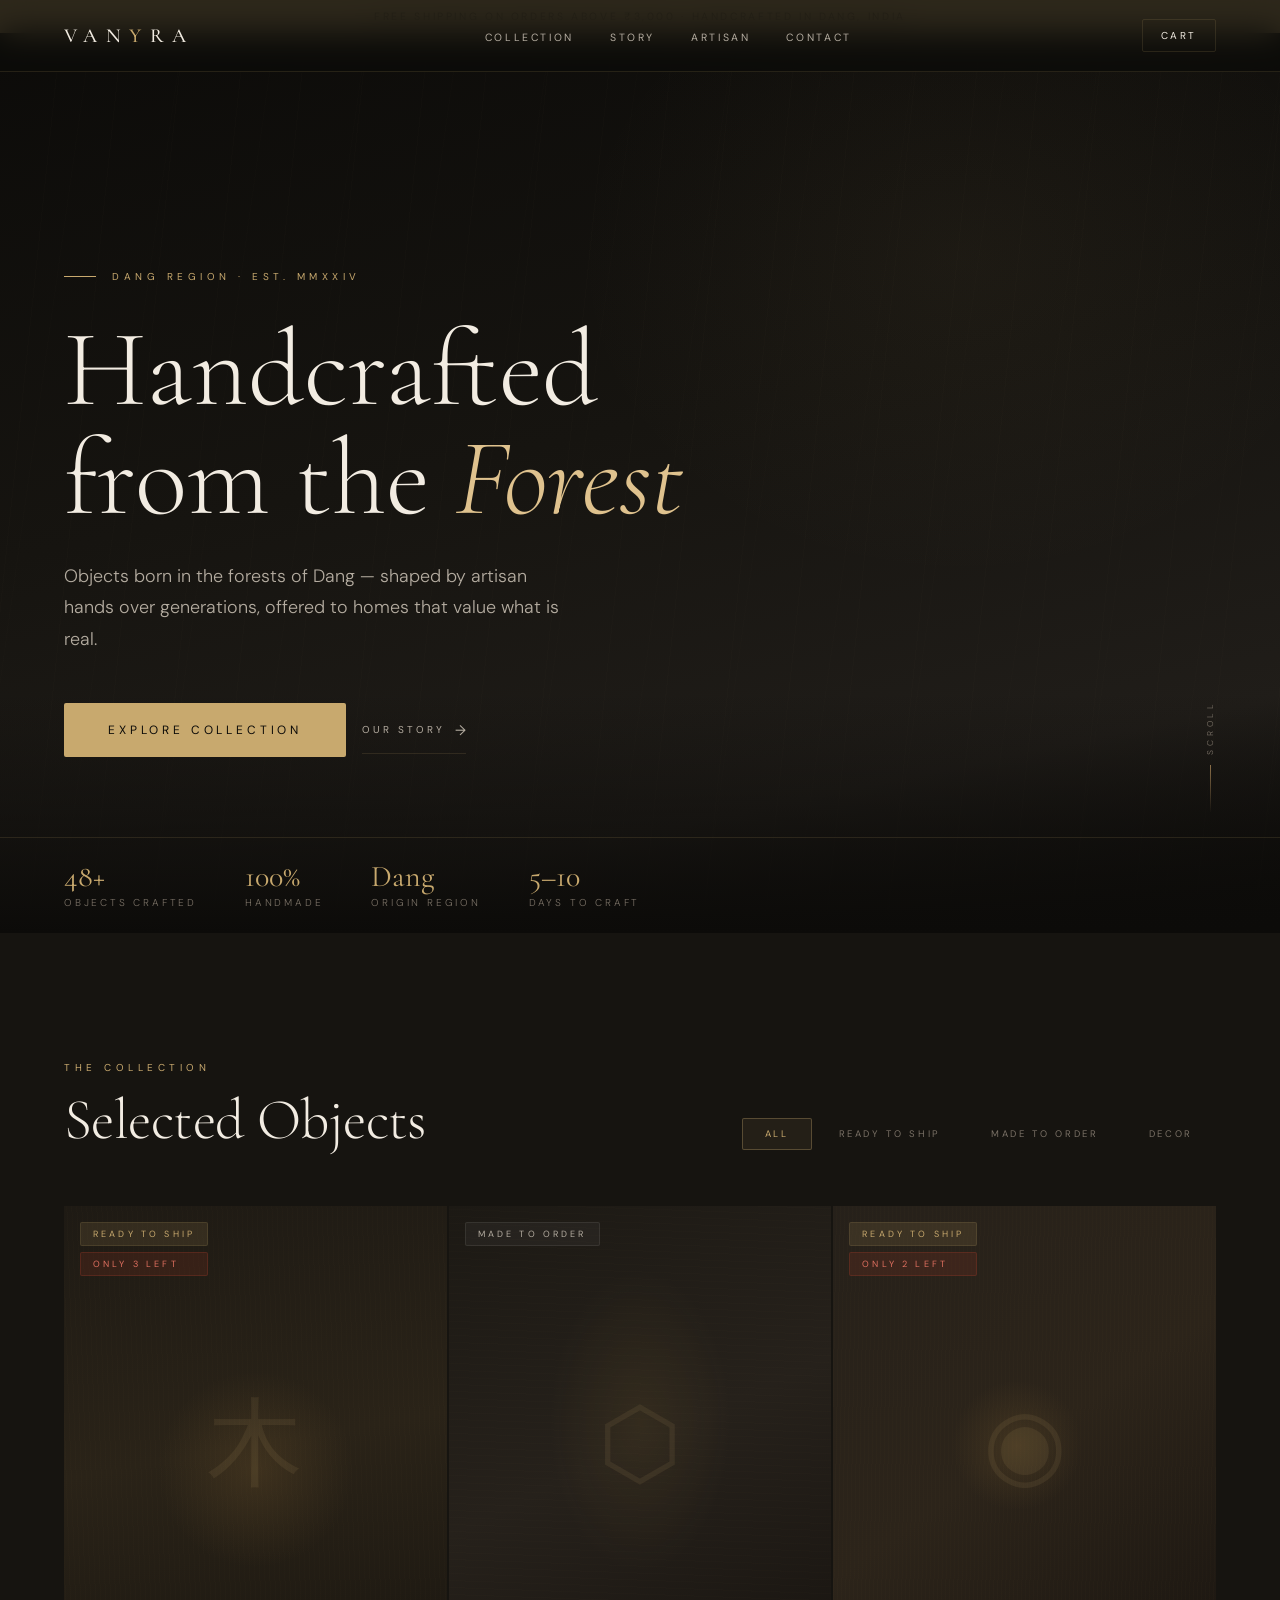
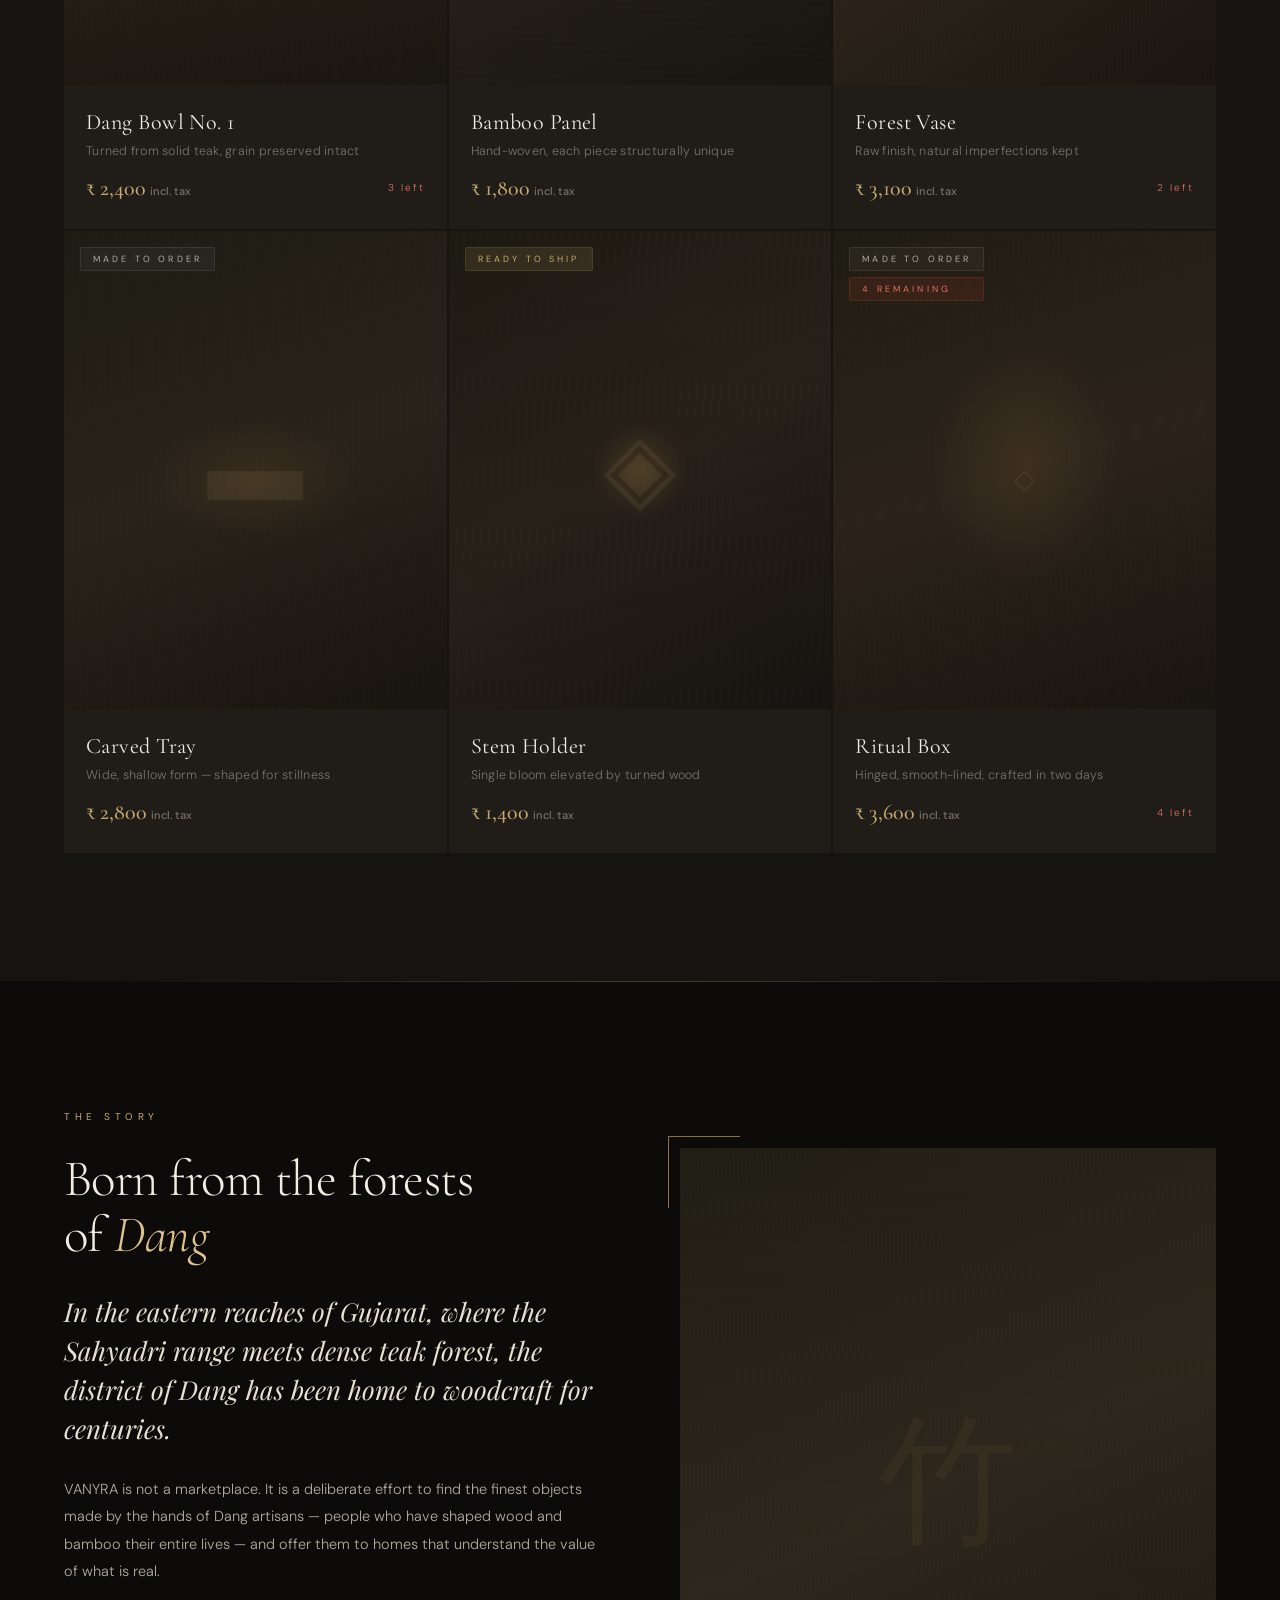
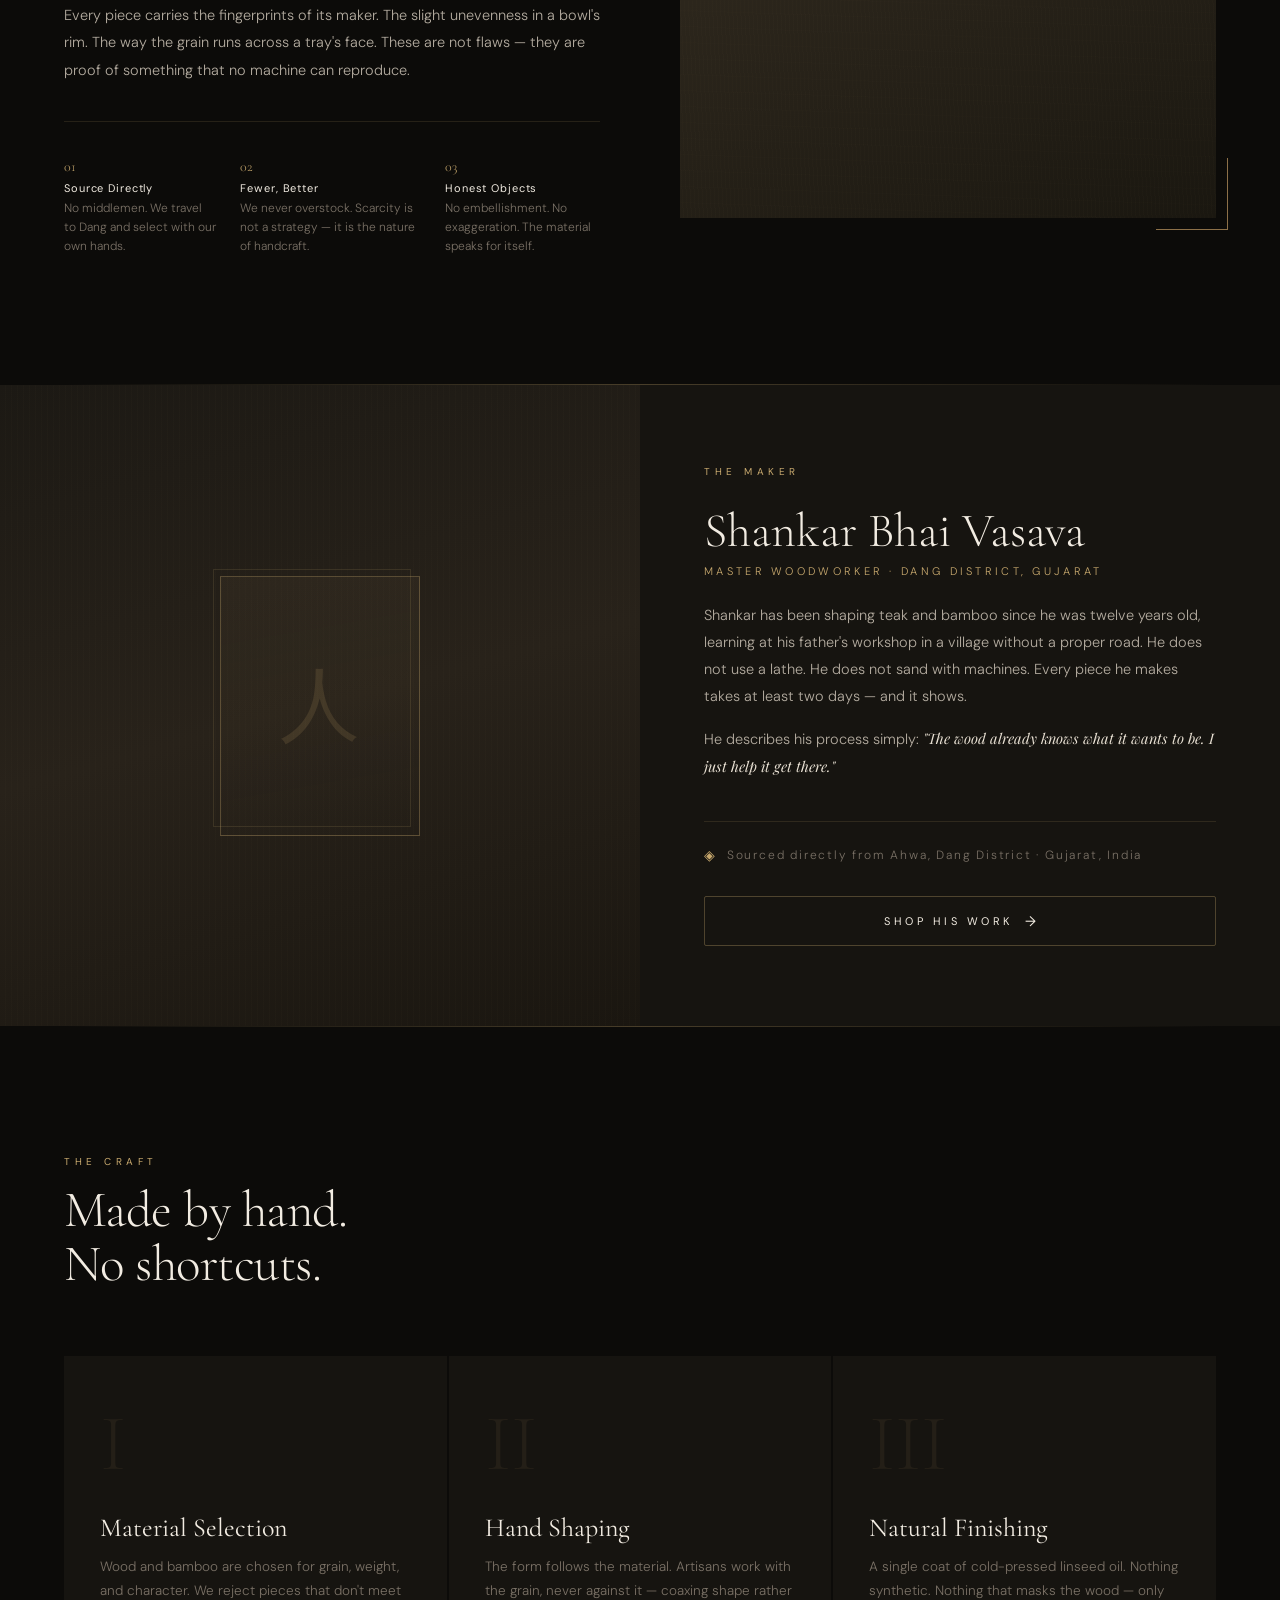
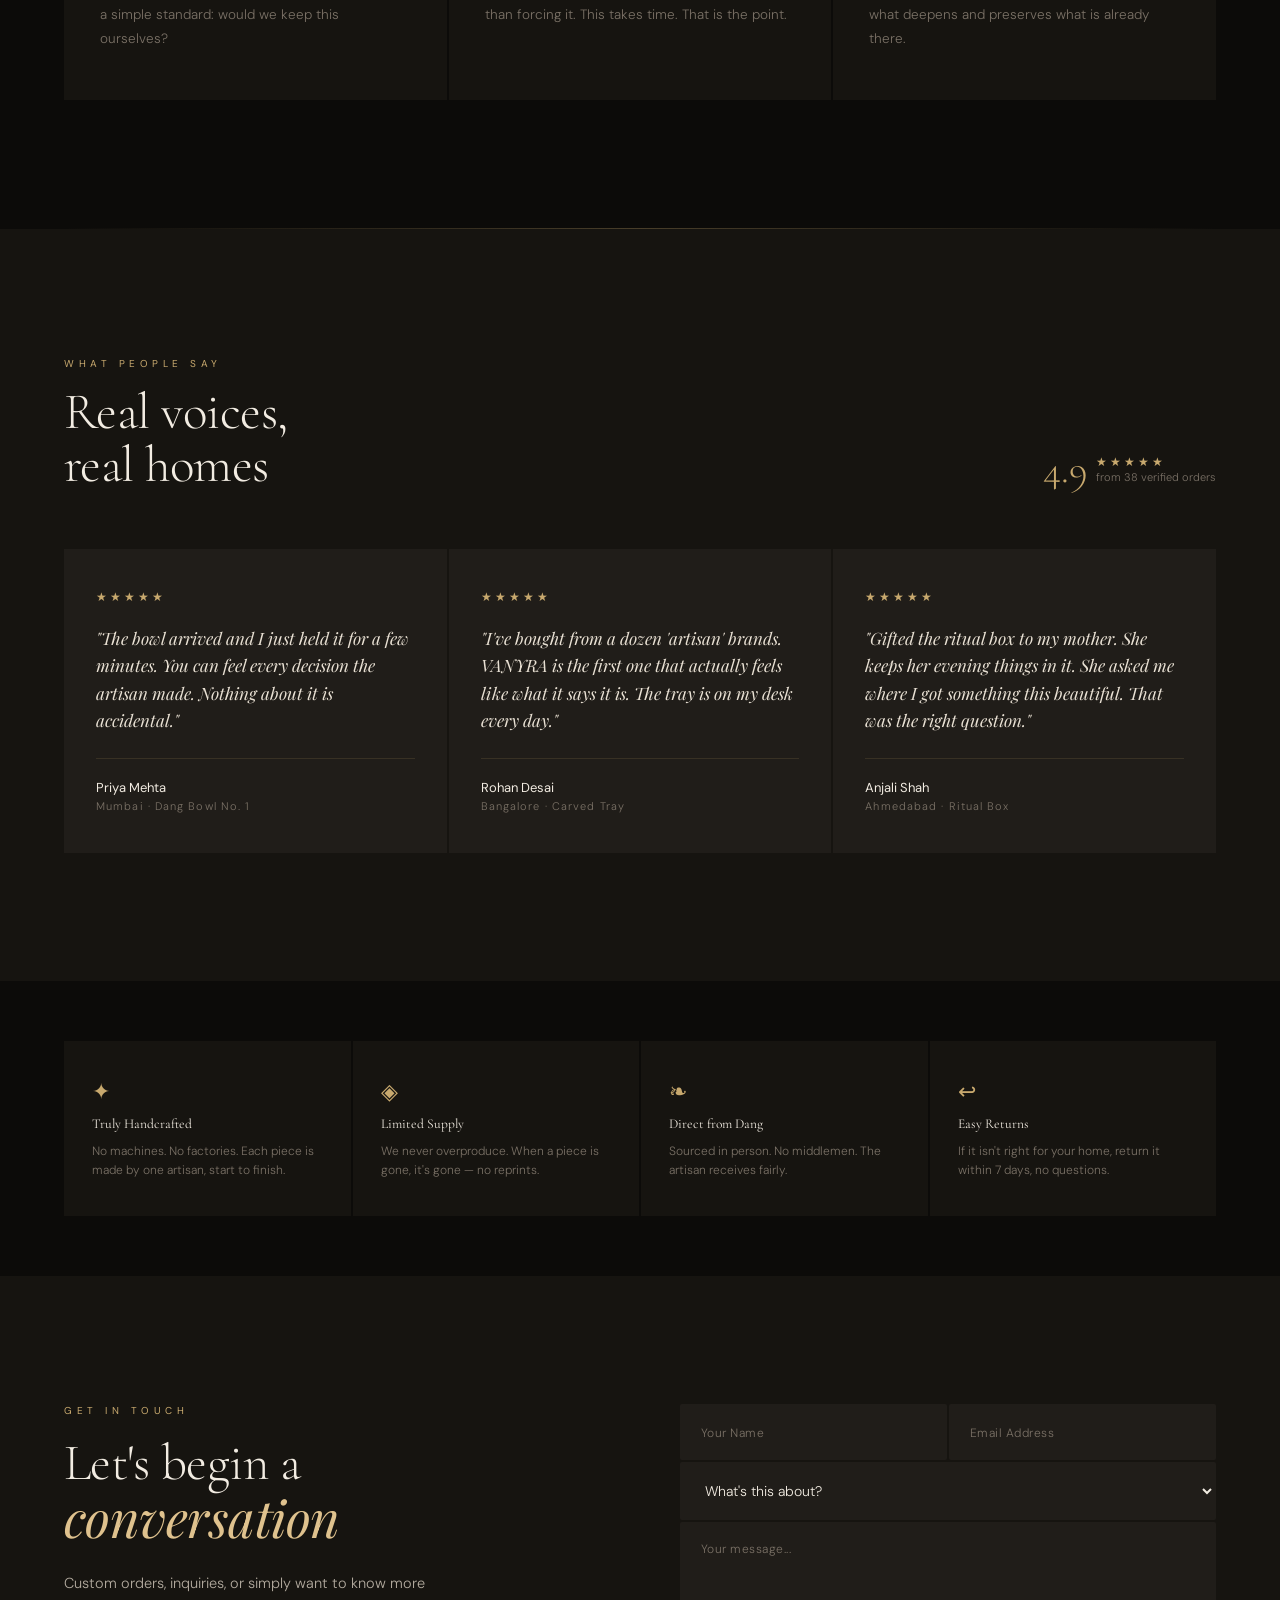
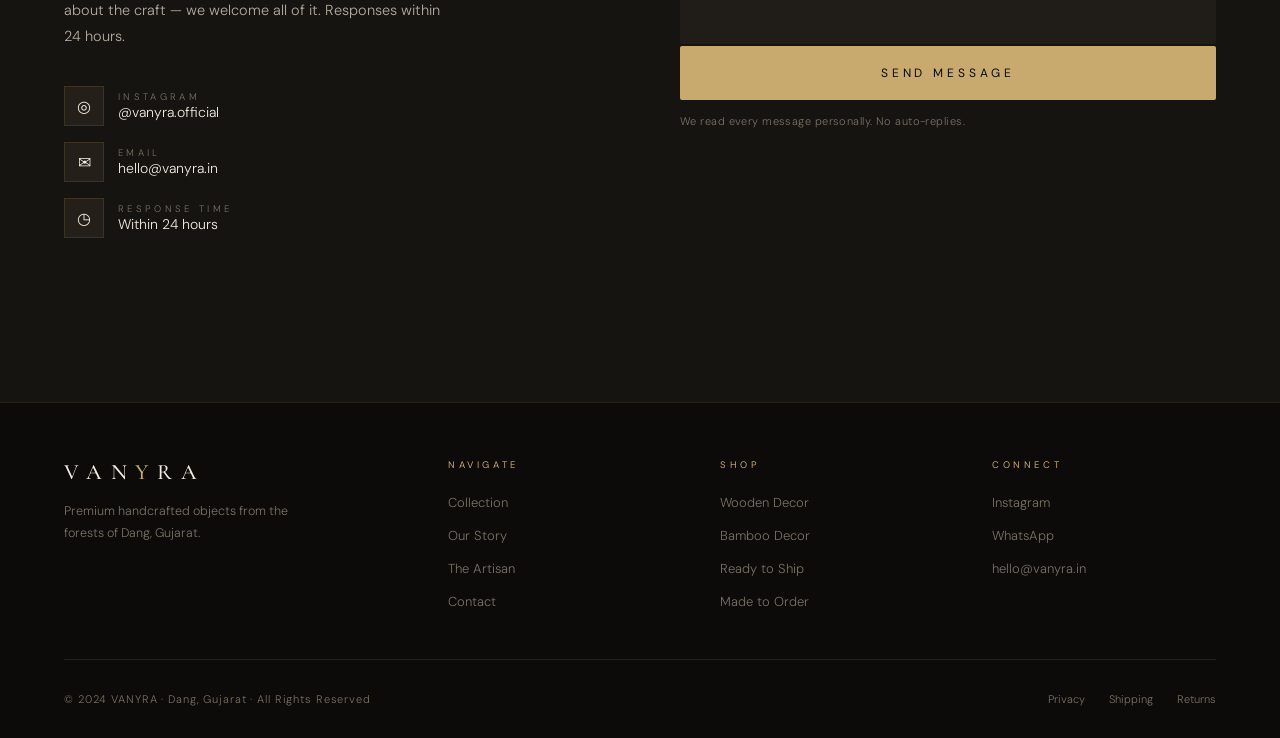
<file: index.html>
<!DOCTYPE html>
<html lang="en">
<head>
<meta charset="UTF-8">
<meta name="viewport" content="width=device-width, initial-scale=1.0">
<meta name="description" content="VANYRA — Premium handcrafted wooden and bamboo decor from the Dang region. Minimal, intentional objects made by artisan hands.">
<meta name="keywords" content="handcrafted decor, wooden decor, bamboo decor, Dang, luxury home, artisan, India">
<meta property="og:title" content="VANYRA — Handcrafted from the Forest">
<meta property="og:description" content="Objects shaped by nature and human hands. Sourced from Dang, presented as luxury.">
<meta property="og:type" content="website">
<title>VANYRA — Handcrafted from the Forest</title>
<link rel="preconnect" href="https://fonts.googleapis.com">
<link rel="preconnect" href="https://fonts.gstatic.com" crossorigin>
<link href="https://fonts.googleapis.com/css2?family=Cormorant+Garamond:ital,wght@0,300;0,400;0,500;0,600;1,300;1,400;1,500&family=DM+Sans:wght@300;400;500&family=Playfair+Display:ital,wght@1,400;1,500&display=swap" rel="stylesheet">
<!-- RAZORPAY CHECKOUT SCRIPT -->
<script src="https://checkout.razorpay.com/v1/checkout.js"></script>
<style>
:root {
  --ink:         #0c0b09;
  --ink-2:       #161410;
  --ink-3:       #201d19;
  --ink-4:       #2c2822;
  --gold:        #c8a96e;
  --gold-hi:     #dfc28e;
  --gold-lo:     #8c7048;
  --gold-ghost:  rgba(200,169,110,.08);
  --cream:       #f2ece2;
  --ivory:       #e8e0d3;
  --fog:         #b4aca0;
  --ash:         #7a7166;
  --border:      rgba(200,169,110,.14);
  --border-hi:   rgba(200,169,110,.32);
  --radius:      2px;
  --ease:        cubic-bezier(.16,1,.3,1);
  --t-fast:      .35s var(--ease);
  --t-med:       .55s var(--ease);
  --t-slow:      .8s  var(--ease);
  --max-w:       1360px;
  --px:          clamp(24px, 5vw, 80px);
}
*,*::before,*::after { margin:0; padding:0; box-sizing:border-box; }
html { scroll-behavior:smooth; font-size:16px; }
body {
  background: var(--ink);
  color: var(--cream);
  font-family: 'DM Sans', sans-serif;
  font-weight: 300;
  -webkit-font-smoothing: antialiased;
  overflow-x: hidden;
}
img { display:block; width:100%; }
button { cursor:pointer; font-family:inherit; }
a { text-decoration:none; color:inherit; }
ul { list-style:none; }
input, textarea { font-family:inherit; }
.t-label {
  font-family: 'DM Sans', sans-serif;
  font-size: 10px;
  font-weight: 400;
  letter-spacing: .45em;
  text-transform: uppercase;
  color: var(--gold);
}
.t-display {
  font-family: 'Cormorant Garamond', serif;
  font-weight: 300;
  line-height: 1.05;
  letter-spacing: -.01em;
}
.t-body {
  font-family: 'DM Sans', sans-serif;
  font-weight: 300;
  line-height: 1.85;
  color: var(--fog);
  font-size: 14.5px;
}
.t-serif-italic {
  font-family: 'Playfair Display', serif;
  font-style: italic;
}
.container {
  max-width: var(--max-w);
  margin: 0 auto;
  padding: 0 var(--px);
}
.section-wrap { padding: clamp(80px,10vw,140px) var(--px); }
.rule {
  height: 1px;
  background: linear-gradient(90deg, transparent, var(--border-hi), transparent);
  margin: 0 var(--px);
}
.reveal {
  opacity: 0;
  transform: translateY(28px);
  transition: opacity .75s var(--ease), transform .75s var(--ease);
}
.reveal.in { opacity:1; transform:translateY(0); }
.reveal-d1 { transition-delay:.1s; }
.reveal-d2 { transition-delay:.2s; }
.reveal-d3 { transition-delay:.3s; }
.reveal-d4 { transition-delay:.4s; }
.reveal-d5 { transition-delay:.5s; }
.btn {
  display: inline-flex;
  align-items: center;
  justify-content: center;
  gap: 12px;
  font-family: 'DM Sans', sans-serif;
  font-size: 11px;
  font-weight: 400;
  letter-spacing: .32em;
  text-transform: uppercase;
  border: none;
  border-radius: var(--radius);
  transition: background var(--t-fast), color var(--t-fast), border-color var(--t-fast), transform var(--t-fast), box-shadow var(--t-fast);
  white-space: nowrap;
  position: relative;
  overflow: hidden;
}
.btn:active { transform: scale(.98); }
.btn-gold {
  background: var(--gold);
  color: var(--ink);
  padding: 16px 36px;
}
.btn-gold::after {
  content: '';
  position: absolute;
  inset: 0;
  background: var(--gold-hi);
  opacity: 0;
  transition: opacity var(--t-fast);
}
.btn-gold:hover::after { opacity: 1; }
.btn-gold span { position: relative; z-index:1; }
.btn-gold-lg {
  padding: 19px 44px;
  font-size: 12px;
}
.btn-outline {
  background: transparent;
  color: var(--cream);
  padding: 15px 32px;
  border: 1px solid var(--border-hi);
}
.btn-outline:hover {
  border-color: var(--gold);
  color: var(--gold);
}
.btn-ghost {
  background: transparent;
  color: var(--fog);
  padding: 14px 0;
  border-bottom: 1px solid var(--border);
  border-radius: 0;
  font-size: 10px;
  letter-spacing: .3em;
  gap: 10px;
}
.btn-ghost:hover { color: var(--cream); border-color: var(--gold-lo); }
.btn-full { width: 100%; }
.btn-arrow::after {
  content: '→';
  font-size: 14px;
  letter-spacing: 0;
  transition: transform var(--t-fast);
}
.btn-arrow:hover::after { transform: translateX(4px); }
.badge {
  display: inline-flex;
  align-items: center;
  gap: 6px;
  padding: 5px 12px;
  font-size: 9px;
  font-weight: 400;
  letter-spacing: .35em;
  text-transform: uppercase;
  border-radius: var(--radius);
}
.badge-ship { background: rgba(200,169,110,.12); color: var(--gold); border: 1px solid var(--border); }
.badge-order { background: rgba(255,255,255,.04); color: var(--fog); border: 1px solid rgba(255,255,255,.08); }
.badge-low {
  background: rgba(180,60,40,.15);
  color: #e07060;
  border: 1px solid rgba(180,60,40,.25);
}
.cart-backdrop {
  position: fixed; inset: 0;
  background: rgba(0,0,0,.6);
  backdrop-filter: blur(4px);
  z-index: 2000;
  opacity: 0;
  pointer-events: none;
  transition: opacity var(--t-med);
}
.cart-backdrop.open { opacity:1; pointer-events:all; }
.cart-sidebar {
  position: fixed;
  top: 0; right: 0; bottom: 0;
  width: min(420px, 92vw);
  background: var(--ink-2);
  border-left: 1px solid var(--border);
  z-index: 2001;
  display: flex;
  flex-direction: column;
  transform: translateX(100%);
  transition: transform var(--t-slow);
}
.cart-sidebar.open { transform: translateX(0); }
.cart-head {
  display: flex;
  justify-content: space-between;
  align-items: center;
  padding: 28px 32px;
  border-bottom: 1px solid var(--border);
}
.cart-head h2 {
  font-family: 'Cormorant Garamond', serif;
  font-weight: 400;
  font-size: 22px;
  letter-spacing: .06em;
}
.cart-close {
  background: none;
  border: none;
  color: var(--fog);
  font-size: 22px;
  line-height: 1;
  transition: color var(--t-fast);
  cursor: pointer;
}
.cart-close:hover { color: var(--cream); }
.cart-items {
  flex: 1;
  overflow-y: auto;
  padding: 24px 32px;
}
.cart-items::-webkit-scrollbar { width: 3px; }
.cart-items::-webkit-scrollbar-thumb { background: var(--border-hi); border-radius: 2px; }
.cart-empty {
  display: flex;
  flex-direction: column;
  align-items: center;
  justify-content: center;
  height: 100%;
  text-align: center;
  gap: 16px;
}
.cart-empty-icon {
  font-family: 'Cormorant Garamond', serif;
  font-size: 64px;
  color: var(--gold-ghost);
  line-height: 1;
}
.cart-empty p {
  font-size: 13px;
  color: var(--ash);
  letter-spacing: .06em;
}
.cart-item {
  display: grid;
  grid-template-columns: 72px 1fr auto;
  gap: 16px;
  align-items: start;
  padding: 20px 0;
  border-bottom: 1px solid var(--border);
}
.cart-item-img {
  width: 72px;
  height: 90px;
  background: var(--ink-3);
  border-radius: var(--radius);
  overflow: hidden;
  display: flex;
  align-items: center;
  justify-content: center;
  flex-shrink: 0;
}
.cart-item-name {
  font-family: 'Cormorant Garamond', serif;
  font-size: 17px;
  font-weight: 400;
  margin-bottom: 6px;
}
.cart-item-price { font-size: 13px; color: var(--gold); margin-bottom: 12px; }
.cart-qty {
  display: flex;
  align-items: center;
  gap: 10px;
}
.cart-qty button {
  width: 26px;
  height: 26px;
  background: var(--ink-3);
  border: 1px solid var(--border);
  border-radius: var(--radius);
  color: var(--cream);
  font-size: 16px;
  line-height: 1;
  display: flex;
  align-items: center;
  justify-content: center;
  transition: border-color var(--t-fast);
}
.cart-qty button:hover { border-color: var(--gold-lo); }
.cart-qty span { font-size: 13px; min-width: 16px; text-align: center; }
.cart-remove {
  background: none;
  border: none;
  color: var(--ash);
  font-size: 18px;
  padding: 4px;
  line-height: 1;
  transition: color var(--t-fast);
  cursor: pointer;
  margin-top: 2px;
}
.cart-remove:hover { color: #e07060; }
.cart-foot {
  padding: 24px 32px 32px;
  border-top: 1px solid var(--border);
}
.cart-subtotal {
  display: flex;
  justify-content: space-between;
  align-items: center;
  margin-bottom: 20px;
}
.cart-subtotal span:first-child { font-size: 11px; letter-spacing: .3em; text-transform: uppercase; color: var(--ash); }
.cart-subtotal span:last-child { font-family: 'Cormorant Garamond', serif; font-size: 24px; color: var(--gold); }
.cart-shipping-note {
  font-size: 11px;
  color: var(--ash);
  letter-spacing: .03em;
  text-align: center;
  margin-top: 12px;
}
.nav-bar {
  position: fixed;
  top: 0; left: 0; right: 0;
  z-index: 900;
  display: flex;
  align-items: center;
  justify-content: space-between;
  padding: 0 var(--px);
  height: 72px;
  background: rgba(12,11,9,.82);
  backdrop-filter: blur(16px);
  -webkit-backdrop-filter: blur(16px);
  border-bottom: 1px solid var(--border);
  transition: background var(--t-med);
}
.nav-logo {
  font-family: 'Cormorant Garamond', serif;
  font-weight: 500;
  font-size: 20px;
  letter-spacing: .42em;
  color: var(--cream);
  text-transform: uppercase;
}
.nav-logo em { color: var(--gold); font-style:normal; }
.nav-links {
  display: flex;
  gap: 36px;
  align-items: center;
}
.nav-links a {
  font-size: 10.5px;
  font-weight: 400;
  letter-spacing: .25em;
  text-transform: uppercase;
  color: var(--fog);
  transition: color var(--t-fast);
  position: relative;
}
.nav-links a::after {
  content: '';
  position: absolute;
  bottom: -4px;
  left: 0;
  width: 0;
  height: 1px;
  background: var(--gold);
  transition: width var(--t-fast);
}
.nav-links a:hover { color: var(--cream); }
.nav-links a:hover::after { width: 100%; }
.nav-right {
  display: flex;
  align-items: center;
  gap: 20px;
}
.cart-btn {
  display: flex;
  align-items: center;
  gap: 8px;
  background: none;
  border: 1px solid var(--border);
  color: var(--cream);
  padding: 9px 18px;
  border-radius: var(--radius);
  font-size: 10px;
  letter-spacing: .25em;
  text-transform: uppercase;
  transition: border-color var(--t-fast), color var(--t-fast);
}
.cart-btn:hover { border-color: var(--gold-lo); color: var(--gold); }
.cart-count {
  background: var(--gold);
  color: var(--ink);
  font-size: 9px;
  font-weight: 500;
  min-width: 18px;
  height: 18px;
  border-radius: 50%;
  display: flex;
  align-items: center;
  justify-content: center;
  display: none;
}
.cart-count.visible { display:flex; }
.hamburger {
  display: none;
  flex-direction: column;
  gap: 5px;
  background: none;
  border: none;
  padding: 4px;
}
.hamburger span {
  display: block;
  height: 1px;
  background: var(--cream);
  transition: width var(--t-fast);
}
.hamburger span:nth-child(1) { width: 24px; }
.hamburger span:nth-child(2) { width: 16px; }
.hamburger span:nth-child(3) { width: 24px; }
.hamburger:hover span { width: 24px; }
.menu-overlay {
  position: fixed;
  inset: 0;
  background: var(--ink);
  z-index: 950;
  display: flex;
  flex-direction: column;
  justify-content: center;
  align-items: center;
  padding: var(--px);
  opacity: 0;
  pointer-events: none;
  transition: opacity .6s var(--ease);
}
.menu-overlay.open { opacity:1; pointer-events:all; }
.menu-close {
  position: absolute;
  top: 24px;
  right: var(--px);
  background: none;
  border: none;
  color: var(--fog);
  font-size: 11px;
  letter-spacing: .3em;
  text-transform: uppercase;
  transition: color var(--t-fast);
}
.menu-close:hover { color: var(--gold); }
.menu-nav-links { text-align: center; }
.menu-nav-links li { overflow: hidden; margin-bottom: 4px; }
.menu-nav-links a {
  display: block;
  font-family: 'Cormorant Garamond', serif;
  font-weight: 300;
  font-size: clamp(44px, 8vw, 80px);
  line-height: 1.15;
  color: var(--cream);
  transform: translateY(100%);
  transition: transform .65s var(--ease), color .35s;
}
.menu-overlay.open .menu-nav-links a { transform: translateY(0); }
.menu-nav-links li:nth-child(1) a { transition-delay:.08s; }
.menu-nav-links li:nth-child(2) a { transition-delay:.15s; }
.menu-nav-links li:nth-child(3) a { transition-delay:.22s; }
.menu-nav-links li:nth-child(4) a { transition-delay:.29s; }
.menu-nav-links li:nth-child(5) a { transition-delay:.36s; }
.menu-nav-links a:hover { color: var(--gold); }
.menu-divider {
  width: 1px;
  height: 0;
  background: var(--border-hi);
  margin: 40px auto;
  transition: height .7s var(--ease) .4s;
}
.menu-overlay.open .menu-divider { height: 64px; }
.menu-sub {
  font-size: 11px;
  letter-spacing: .35em;
  text-transform: uppercase;
  color: var(--ash);
  opacity: 0;
  transition: opacity .5s .55s;
}
.menu-overlay.open .menu-sub { opacity:1; }
.hero {
  min-height: 100svh;
  display: grid;
  grid-template-rows: 1fr auto;
  position: relative;
  overflow: hidden;
  padding-top: 72px;
}
.hero-bg {
  position: absolute;
  inset: 0;
  background:
    radial-gradient(ellipse 55% 65% at 75% 25%, rgba(200,169,110,.05) 0%, transparent 55%),
    linear-gradient(168deg, #0c0b09 0%, #161410 45%, #201d19 80%, #0c0b09 100%);
}
.hero-bg::before {
  content:'';
  position:absolute;
  inset:0;
  background-image:
    repeating-linear-gradient(96deg, transparent, transparent 60px, rgba(200,169,110,.012) 60px, rgba(200,169,110,.012) 61px),
    repeating-linear-gradient(98deg, transparent, transparent 90px, rgba(200,169,110,.008) 90px, rgba(200,169,110,.008) 91px);
}
.hero-bg::after {
  content:'';
  position:absolute;
  bottom:0;
  left:0;
  right:0;
  height:240px;
  background: linear-gradient(to top, var(--ink) 0%, transparent 100%);
}
.hero-body {
  position: relative;
  z-index: 2;
  display: flex;
  flex-direction: column;
  justify-content: flex-end;
  padding: 0 var(--px) 80px;
  max-width: 820px;
}
.hero-kicker {
  display: flex;
  align-items: center;
  gap: 16px;
  margin-bottom: 32px;
  opacity: 0;
  animation: revealUp .9s var(--ease) .3s forwards;
}
.hero-kicker::before {
  content:'';
  width:32px;
  height:1px;
  background: var(--gold);
}
.hero-h1 {
  font-family: 'Cormorant Garamond', serif;
  font-weight: 300;
  font-size: clamp(56px,8.5vw,112px);
  line-height: 1.0;
  color: var(--cream);
  margin-bottom: 28px;
  opacity: 0;
  animation: revealUp 1s var(--ease) .5s forwards;
}
.hero-h1 em {
  font-style: italic;
  color: var(--gold-hi);
}
.hero-p {
  font-size: clamp(15px,1.4vw,18px);
  line-height: 1.75;
  color: var(--fog);
  max-width: 500px;
  margin-bottom: 48px;
  font-weight: 300;
  opacity: 0;
  animation: revealUp .9s var(--ease) .75s forwards;
}
.hero-ctas {
  display: flex;
  flex-wrap: wrap;
  gap: 16px;
  align-items: center;
  opacity: 0;
  animation: revealUp .8s var(--ease) .95s forwards;
}
.hero-social-proof {
  position: relative;
  z-index: 2;
  padding: 24px var(--px);
  border-top: 1px solid var(--border);
  display: flex;
  gap: 48px;
  overflow-x: auto;
}
.hero-social-proof::-webkit-scrollbar { display:none; }
.proof-item { flex-shrink:0; }
.proof-num {
  font-family: 'Cormorant Garamond', serif;
  font-size: 30px;
  font-weight: 400;
  color: var(--gold);
  line-height: 1;
  margin-bottom: 4px;
}
.proof-label {
  font-size: 10px;
  letter-spacing: .28em;
  text-transform: uppercase;
  color: var(--ash);
}
.scroll-hint {
  position: absolute;
  bottom: 120px;
  right: var(--px);
  z-index:3;
  display: flex;
  flex-direction: column;
  align-items: center;
  gap: 10px;
  opacity: 0;
  animation: fadeIn .8s ease 1.6s forwards;
}
.scroll-hint span {
  font-size: 8.5px;
  letter-spacing: .45em;
  text-transform: uppercase;
  color: var(--ash);
  writing-mode: vertical-rl;
  transform: rotate(180deg);
}
.scroll-line {
  width: 1px;
  height: 48px;
  background: linear-gradient(to bottom, var(--gold-lo), transparent);
  animation: scrollAnim 2.2s ease-in-out infinite 2s;
}
@keyframes scrollAnim {
  0%,100%{opacity:.4;transform:scaleY(1);transform-origin:top}
  50%{opacity:1;transform:scaleY(.5);transform-origin:top}
}
@keyframes revealUp {
  to { opacity:1; transform:translateY(0); }
  from { opacity:0; transform:translateY(24px); }
}
@keyframes fadeIn {
  to { opacity:1; }
}
.announce {
  background: var(--gold);
  color: var(--ink);
  text-align: center;
  padding: 10px var(--px);
  font-size: 10.5px;
  font-weight: 400;
  letter-spacing: .25em;
  text-transform: uppercase;
}
.collection-section { background: var(--ink-2); }
.collection-head {
  display: flex;
  justify-content: space-between;
  align-items: flex-end;
  gap: 32px;
  flex-wrap: wrap;
  margin-bottom: 56px;
}
.collection-title {
  font-size: clamp(38px,4.5vw,60px);
  color: var(--cream);
}
.filters {
  display: flex;
  gap: 4px;
  flex-wrap: wrap;
}
.filter-btn {
  padding: 9px 22px;
  background: none;
  border: 1px solid transparent;
  color: var(--ash);
  font-size: 9.5px;
  font-weight: 400;
  letter-spacing: .28em;
  text-transform: uppercase;
  border-radius: var(--radius);
  transition: all var(--t-fast);
}
.filter-btn.active, .filter-btn:hover {
  border-color: var(--border-hi);
  color: var(--gold);
}
.filter-btn.active { background: var(--gold-ghost); }
.products-grid {
  display: grid;
  grid-template-columns: repeat(3, 1fr);
  gap: 2px;
}
@media(max-width:900px) { .products-grid { grid-template-columns: repeat(2, 1fr); } }
@media(max-width:580px) { .products-grid { grid-template-columns: 1fr; } }
.product-card {
  background: var(--ink-3);
  overflow: hidden;
  position: relative;
  transition: background var(--t-fast);
}
.product-card:hover { background: var(--ink-4); }
.product-card[data-hidden] { display:none; }
.prod-img-wrap {
  position: relative;
  aspect-ratio: 4/5;
  overflow: hidden;
  background: var(--ink-4);
}
.prod-img-canvas {
  position: absolute;
  inset: 0;
  display: flex;
  align-items: center;
  justify-content: center;
  transition: transform .7s var(--ease);
}
.product-card:hover .prod-img-canvas { transform: scale(1.04); }
.prod-img-canvas.p1 {
  background:
    radial-gradient(circle 140px at 50% 55%, rgba(160,120,60,.18) 0%, transparent 70%),
    repeating-linear-gradient(88deg,transparent,transparent 4px,rgba(180,140,70,.015) 4px,rgba(180,140,70,.015) 5px),
    linear-gradient(170deg,#1e1a14,#2a2318,#1a1610);
}
.prod-img-canvas.p2 {
  background:
    radial-gradient(ellipse 120px 200px at 50% 45%, rgba(140,110,50,.14) 0%, transparent 75%),
    repeating-linear-gradient(2deg,transparent,transparent 6px,rgba(160,130,60,.012) 6px,rgba(160,130,60,.012) 7px),
    linear-gradient(155deg,#1c1914,#26211b,#181410);
}
.prod-img-canvas.p3 {
  background:
    radial-gradient(circle 100px at 48% 50%, rgba(150,115,55,.2) 0%, transparent 65%),
    repeating-linear-gradient(91deg,transparent,transparent 3px,rgba(170,135,65,.018) 3px,rgba(170,135,65,.018) 4px),
    linear-gradient(145deg,#20191280,#2c241a,#1a1510);
}
.prod-img-canvas.p4 {
  background:
    radial-gradient(ellipse 160px 90px at 50% 52%, rgba(140,105,45,.16) 0%, transparent 70%),
    repeating-linear-gradient(89deg,transparent,transparent 5px,rgba(160,125,55,.013) 5px,rgba(160,125,55,.013) 6px),
    linear-gradient(160deg,#1e1c14,#28221a,#18150e);
}
.prod-img-canvas.p5 {
  background:
    radial-gradient(circle 80px at 50% 50%, rgba(155,120,58,.22) 0%, transparent 60%),
    repeating-linear-gradient(93deg,transparent,transparent 7px,rgba(175,140,65,.014) 7px,rgba(175,140,65,.014) 8px),
    linear-gradient(150deg,#1d1a12,#272019,#161310);
}
.prod-img-canvas.p6 {
  background:
    radial-gradient(ellipse 130px 170px at 50% 48%, rgba(145,110,50,.17) 0%, transparent 72%),
    repeating-linear-gradient(87deg,transparent,transparent 4px,rgba(165,130,60,.016) 4px,rgba(165,130,60,.016) 5px),
    linear-gradient(162deg,#1f1c13,#2b231b,#19150f);
}
.prod-icon {
  font-family: 'Cormorant Garamond', serif;
  font-size: 96px;
  line-height: 1;
  color: rgba(200,169,110,.1);
  user-select: none;
  position: relative;
  z-index: 1;
  transition: color .6s var(--ease), transform .7s var(--ease);
}
.product-card:hover .prod-icon { color: rgba(200,169,110,.18); transform: scale(1.05); }
.prod-badges {
  position: absolute;
  top: 16px;
  left: 16px;
  display: flex;
  flex-direction: column;
  gap: 6px;
  z-index: 2;
}
.prod-wishlist {
  position: absolute;
  top: 14px;
  right: 14px;
  z-index: 2;
  background: rgba(12,11,9,.55);
  border: 1px solid var(--border);
  border-radius: 50%;
  width: 36px;
  height: 36px;
  display: flex;
  align-items: center;
  justify-content: center;
  font-size: 15px;
  color: var(--fog);
  backdrop-filter: blur(6px);
  transition: all var(--t-fast);
  opacity: 0;
  transform: translateY(-4px);
}
.product-card:hover .prod-wishlist { opacity:1; transform:translateY(0); }
.prod-wishlist:hover { border-color: var(--gold); color: var(--gold); }
.prod-quick {
  position: absolute;
  bottom: 0;
  left: 0; right: 0;
  padding: 14px;
  background: linear-gradient(to top, rgba(12,11,9,.95), rgba(12,11,9,.65), transparent);
  transform: translateY(100%);
  transition: transform var(--t-med);
  z-index: 3;
}
.product-card:hover .prod-quick { transform: translateY(0); }
.prod-info {
  padding: 24px 22px 28px;
}
.prod-name {
  font-family: 'Cormorant Garamond', serif;
  font-size: 22px;
  font-weight: 400;
  color: var(--cream);
  margin-bottom: 6px;
  letter-spacing: .02em;
}
.prod-desc {
  font-size: 12.5px;
  color: var(--ash);
  margin-bottom: 14px;
  letter-spacing: .02em;
  line-height: 1.6;
}
.prod-footer {
  display: flex;
  justify-content: space-between;
  align-items: center;
}
.prod-price {
  font-family: 'Cormorant Garamond', serif;
  font-size: 22px;
  font-weight: 500;
  color: var(--gold);
}
.prod-price small {
  font-size: 11px;
  color: var(--ash);
  font-family: 'DM Sans', sans-serif;
  margin-left: 4px;
}
.prod-stock {
  font-size: 10px;
  letter-spacing: .2em;
  color: #e07060;
}
.modal-backdrop {
  position: fixed;
  inset:0;
  background: rgba(0,0,0,.72);
  backdrop-filter: blur(6px);
  z-index: 3000;
  opacity:0;
  pointer-events:none;
  transition: opacity var(--t-med);
  display: flex;
  align-items: center;
  justify-content: center;
  padding: var(--px);
}
.modal-backdrop.open { opacity:1; pointer-events:all; }
.modal-box {
  background: var(--ink-2);
  border: 1px solid var(--border);
  border-radius: 4px;
  width: 100%;
  max-width: 960px;
  max-height: 90svh;
  overflow-y: auto;
  display: grid;
  grid-template-columns: 1fr 1fr;
  transform: scale(.96) translateY(12px);
  transition: transform var(--t-med);
}
.modal-backdrop.open .modal-box { transform:scale(1) translateY(0); }
.modal-box::-webkit-scrollbar { width:3px; }
.modal-box::-webkit-scrollbar-thumb { background: var(--border); border-radius:2px; }
@media(max-width:720px) { .modal-box { grid-template-columns:1fr; } }
.modal-gallery {
  position: relative;
  background: var(--ink-4);
  display: flex;
  flex-direction: column;
}
.modal-main-img {
  aspect-ratio: 1;
  display: flex;
  align-items: center;
  justify-content: center;
  flex: 1;
  font-family: 'Cormorant Garamond', serif;
  font-size: 160px;
  color: rgba(200,169,110,.1);
  background: var(--ink-3);
  position: relative;
  overflow: hidden;
}
.modal-thumbs {
  display: flex;
  gap: 4px;
  padding: 8px;
  background: var(--ink-4);
}
.modal-thumb {
  width: 60px;
  height: 60px;
  background: var(--ink-3);
  border: 1px solid transparent;
  border-radius: var(--radius);
  cursor: pointer;
  display: flex;
  align-items: center;
  justify-content: center;
  font-size: 20px;
  color: rgba(200,169,110,.3);
  font-family: 'Cormorant Garamond', serif;
  transition: border-color var(--t-fast);
  overflow: hidden;
}
.modal-thumb.active, .modal-thumb:hover { border-color: var(--gold); }
.modal-close {
  position: absolute;
  top: 16px;
  right: 16px;
  z-index: 4;
  background: rgba(12,11,9,.7);
  border: 1px solid var(--border);
  color: var(--fog);
  width: 36px;
  height: 36px;
  border-radius: 50%;
  display: flex;
  align-items: center;
  justify-content: center;
  font-size: 18px;
  line-height: 1;
  transition: all var(--t-fast);
  cursor: pointer;
}
.modal-close:hover { color: var(--cream); border-color: var(--gold-lo); }
.modal-content {
  padding: 40px 36px;
  overflow-y: auto;
  display: flex;
  flex-direction: column;
}
.modal-content::-webkit-scrollbar { width: 3px; }
.modal-content::-webkit-scrollbar-thumb { background: var(--border); }
.modal-kicker { margin-bottom: 12px; }
.modal-name {
  font-family: 'Cormorant Garamond', serif;
  font-size: 36px;
  font-weight: 400;
  color: var(--cream);
  line-height: 1.1;
  margin-bottom: 8px;
}
.modal-tagline {
  font-size: 13px;
  color: var(--ash);
  font-style: italic;
  margin-bottom: 20px;
}
.modal-price {
  font-family: 'Cormorant Garamond', serif;
  font-size: 32px;
  color: var(--gold);
  margin-bottom: 8px;
}
.modal-availability {
  font-size: 11px;
  color: #e07060;
  letter-spacing: .2em;
  margin-bottom: 28px;
}
.modal-divider {
  height: 1px;
  background: var(--border);
  margin: 24px 0;
}
.modal-story {
  font-size: 14px;
  line-height: 1.85;
  color: var(--fog);
  margin-bottom: 24px;
}
.modal-specs {
  display: grid;
  grid-template-columns: 1fr 1fr;
  gap: 12px 24px;
  margin-bottom: 28px;
}
.spec-label {
  font-size: 9.5px;
  letter-spacing: .35em;
  text-transform: uppercase;
  color: var(--ash);
  margin-bottom: 4px;
}
.spec-val {
  font-size: 13.5px;
  color: var(--cream);
  font-family: 'Cormorant Garamond', serif;
  font-size: 17px;
}
.modal-delivery {
  background: var(--gold-ghost);
  border: 1px solid var(--border);
  border-radius: var(--radius);
  padding: 16px 20px;
  margin-bottom: 24px;
  display: flex;
  gap: 14px;
  align-items: flex-start;
}
.modal-delivery-icon { font-size: 20px; margin-top: 1px; }
.modal-delivery-title { font-size: 12px; font-weight: 400; color: var(--cream); margin-bottom: 3px; }
.modal-delivery-body { font-size: 11.5px; color: var(--fog); line-height: 1.6; }
.modal-ctas {
  display: flex;
  flex-direction: column;
  gap: 10px;
  margin-top: auto;
  padding-top: 24px;
}
.story-section {
  background: var(--ink);
  display: grid;
  grid-template-columns: 1fr 1fr;
  gap: 80px;
  align-items: center;
}
@media(max-width:900px){ .story-section { grid-template-columns:1fr; } }
.story-visual {
  position: relative;
  order: 2;
}
@media(max-width:900px){ .story-visual { order:1; } }
.story-img-frame {
  position: relative;
  aspect-ratio: 4/5;
  background: var(--ink-3);
  overflow: hidden;
}
.story-img-inner {
  position: absolute;
  inset: 0;
  display: flex;
  align-items: center;
  justify-content: center;
  background:
    repeating-linear-gradient(87deg,transparent,transparent 3px,rgba(200,169,110,.014) 3px,rgba(200,169,110,.014) 4px),
    repeating-linear-gradient(2deg,transparent,transparent 15px,rgba(200,169,110,.008) 15px,rgba(200,169,110,.008) 16px),
    linear-gradient(155deg,#201d14,#2c261c,#1a1710);
  font-family: 'Cormorant Garamond', serif;
  font-size: 140px;
  color: rgba(200,169,110,.06);
}
.story-corner {
  position: absolute;
  width: 72px;
  height: 72px;
  border-color: var(--gold-lo);
  border-style: solid;
}
.story-corner-tl { top: -12px; left: -12px; border-width: 1px 0 0 1px; }
.story-corner-br { bottom: -12px; right: -12px; border-width: 0 1px 1px 0; }
.story-text { order:1; }
@media(max-width:900px){ .story-text { order:2; } }
.story-kicker { margin-bottom: 28px; }
.story-h2 {
  font-size: clamp(36px,4vw,54px);
  color: var(--cream);
  margin-bottom: 28px;
  line-height: 1.1;
}
.story-lead {
  font-family: 'Playfair Display', serif;
  font-style: italic;
  font-size: clamp(20px,2.2vw,26px);
  color: var(--ivory);
  line-height: 1.5;
  margin-bottom: 28px;
}
.story-body {
  font-size: 14.5px;
  line-height: 1.9;
  color: var(--fog);
  margin-bottom: 16px;
}
.story-pillars {
  display: flex;
  gap: 24px;
  margin-top: 36px;
  padding-top: 36px;
  border-top: 1px solid var(--border);
}
.pillar-num {
  font-family: 'Cormorant Garamond', serif;
  font-size: 14px;
  color: var(--gold);
  margin-bottom: 6px;
}
.pillar-label {
  font-size: 11px;
  font-weight: 400;
  color: var(--cream);
  letter-spacing: .08em;
  margin-bottom: 4px;
}
.pillar-body { font-size: 12px; color: var(--ash); line-height: 1.6; }
.artisan-section {
  background: var(--ink-2);
  display: grid;
  grid-template-columns: 1fr 1fr;
  gap: 0;
  min-height: 560px;
}
@media(max-width:900px){ .artisan-section { grid-template-columns:1fr; } }
.artisan-visual {
  background:
    repeating-linear-gradient(90deg,transparent,transparent 5px,rgba(200,169,110,.014) 5px,rgba(200,169,110,.014) 6px),
    linear-gradient(165deg,#1c1914,#28221a,#1a1610);
  display: flex;
  align-items: center;
  justify-content: center;
  min-height: 400px;
}
.artisan-portrait {
  width: 200px;
  height: 260px;
  background: linear-gradient(170deg, rgba(200,169,110,.06) 0%, transparent 100%);
  border: 1px solid var(--border-hi);
  display: flex;
  align-items: center;
  justify-content: center;
  font-family: 'Cormorant Garamond', serif;
  font-size: 80px;
  color: rgba(200,169,110,.15);
  position: relative;
}
.artisan-portrait::before {
  content: '';
  position: absolute;
  top: -8px;
  left: -8px;
  right: 8px;
  bottom: 8px;
  border: 1px solid var(--border);
  z-index: -1;
}
.artisan-text {
  padding: 80px clamp(32px,5vw,80px);
  display: flex;
  flex-direction: column;
  justify-content: center;
}
.artisan-kicker { margin-bottom: 24px; }
.artisan-name {
  font-family: 'Cormorant Garamond', serif;
  font-size: clamp(32px,4vw,48px);
  font-weight: 300;
  color: var(--cream);
  margin-bottom: 4px;
}
.artisan-title { font-size: 11px; letter-spacing:.3em; text-transform:uppercase; color:var(--gold); margin-bottom:24px; }
.artisan-bio { font-size:14.5px; line-height:1.85; color:var(--fog); margin-bottom:16px; }
.artisan-origin {
  display: flex;
  align-items: center;
  gap: 10px;
  margin-top: 24px;
  padding-top: 24px;
  border-top: 1px solid var(--border);
  font-size: 12px;
  letter-spacing: .15em;
  color: var(--ash);
}
.artisan-origin::before { content: '◈'; color: var(--gold); font-size: 14px; }
.process-section { background: var(--ink); }
.process-h2 {
  font-size: clamp(36px,4vw,56px);
  color: var(--cream);
  margin-bottom: 64px;
  max-width: 600px;
}
.process-track {
  display: grid;
  grid-template-columns: repeat(3,1fr);
  gap: 2px;
}
@media(max-width:720px){ .process-track { grid-template-columns:1fr; } }
.process-card {
  background: var(--ink-2);
  padding: 48px 36px;
  position: relative;
  overflow: hidden;
  transition: background var(--t-fast);
}
.process-card::after {
  content: '';
  position: absolute;
  top: 0; left: 0; right: 0;
  height: 2px;
  background: var(--gold);
  transform: scaleX(0);
  transform-origin: left;
  transition: transform var(--t-med);
}
.process-card:hover { background: var(--ink-3); }
.process-card:hover::after { transform: scaleX(1); }
.process-step-num {
  font-family: 'Cormorant Garamond', serif;
  font-size: 80px;
  font-weight: 300;
  color: rgba(200,169,110,.08);
  line-height: 1;
  margin-bottom: 28px;
  transition: color var(--t-med);
}
.process-card:hover .process-step-num { color: rgba(200,169,110,.16); }
.process-step-title {
  font-family: 'Cormorant Garamond', serif;
  font-size: 26px;
  font-weight: 400;
  color: var(--cream);
  margin-bottom: 12px;
}
.process-step-body { font-size: 13.5px; line-height: 1.8; color: var(--ash); }
.testimonials-section { background: var(--ink-2); }
.testimonials-h2 {
  font-size: clamp(34px,4vw,52px);
  color: var(--cream);
  margin-bottom: 56px;
}
.testimonials-grid {
  display: grid;
  grid-template-columns: repeat(3,1fr);
  gap: 2px;
}
@media(max-width:900px){ .testimonials-grid { grid-template-columns:1fr 1fr; } }
@media(max-width:580px){ .testimonials-grid { grid-template-columns:1fr; } }
.testimonial-card {
  background: var(--ink-3);
  padding: 40px 32px;
  display: flex;
  flex-direction: column;
}
.testimonial-stars { color: var(--gold); font-size: 12px; letter-spacing: 3px; margin-bottom: 20px; }
.testimonial-quote {
  font-family: 'Playfair Display', serif;
  font-style: italic;
  font-size: 17px;
  line-height: 1.6;
  color: var(--ivory);
  margin-bottom: 24px;
  flex:1;
}
.testimonial-author { border-top: 1px solid var(--border); padding-top: 20px; }
.testimonial-name { font-size: 13px; font-weight: 400; color: var(--cream); margin-bottom: 3px; }
.testimonial-loc { font-size: 11px; color: var(--ash); letter-spacing:.1em; }
.trust-bar {
  background: var(--ink);
  padding: 60px var(--px);
  display: grid;
  grid-template-columns: repeat(4,1fr);
  gap: 2px;
}
@media(max-width:900px){ .trust-bar { grid-template-columns:repeat(2,1fr); } }
@media(max-width:480px){ .trust-bar { grid-template-columns:1fr; } }
.trust-item {
  background: var(--ink-2);
  padding: 36px 28px;
  display: flex;
  flex-direction: column;
  align-items: flex-start;
  gap: 10px;
}
.trust-icon { font-size: 22px; color: var(--gold); }
.trust-label { font-size: 13.5px; font-weight: 400; color: var(--cream); font-family: 'Cormorant Garamond', serif; }
.trust-desc { font-size: 12px; color: var(--ash); line-height: 1.6; }
.contact-section {
  background: var(--ink-2);
  display: grid;
  grid-template-columns: 1fr 1fr;
  gap: 80px;
}
@media(max-width:900px){ .contact-section { grid-template-columns:1fr; gap:56px; } }
.contact-h2 { font-size: clamp(36px,4vw,54px); color: var(--cream); margin-bottom: 20px; }
.contact-p { font-size:14.5px; line-height:1.85; color:var(--fog); margin-bottom:36px; max-width:380px; }
.contact-meta { display: flex; flex-direction: column; gap: 16px; margin-bottom: 36px; }
.contact-meta-item { display: flex; align-items: center; gap: 14px; }
.contact-meta-icon {
  width: 40px; height: 40px;
  background: var(--gold-ghost);
  border: 1px solid var(--border);
  display: flex; align-items: center; justify-content: center;
  font-size: 16px; flex-shrink: 0;
}
.contact-meta-label { font-size: 9.5px; letter-spacing:.35em; text-transform:uppercase; color:var(--ash); }
.contact-meta-value { font-size: 14px; color: var(--cream); }
.form-grid { display: grid; grid-template-columns: 1fr 1fr; gap: 2px; }
.form-grid .span-2 { grid-column: 1/-1; }
.field {
  background: var(--ink-3);
  border: 1px solid transparent;
  border-radius: var(--radius);
  overflow: hidden;
  transition: border-color var(--t-fast);
}
.field:focus-within { border-color: var(--gold-lo); }
.field input, .field textarea, .field select {
  width: 100%; padding: 18px 20px;
  background: transparent; border: none;
  color: var(--cream); font-size: 14px;
  outline: none; font-weight: 300;
  font-family: 'DM Sans', sans-serif;
}
.field textarea { height: 120px; resize: none; display: block; }
.field input::placeholder, .field textarea::placeholder { color: var(--ash); font-size: 12px; letter-spacing:.04em; }
.field select option { background: var(--ink-3); }
footer {
  background: var(--ink);
  border-top: 1px solid var(--border);
  padding: 56px var(--px) 32px;
}
.footer-top {
  display: grid;
  grid-template-columns: 1.5fr 1fr 1fr 1fr;
  gap: 48px;
  padding-bottom: 48px;
  border-bottom: 1px solid var(--border);
  margin-bottom: 32px;
}
@media(max-width:900px){ .footer-top { grid-template-columns:1fr 1fr; } }
@media(max-width:480px){ .footer-top { grid-template-columns:1fr; } }
.footer-brand-logo {
  font-family: 'Cormorant Garamond', serif;
  font-weight: 500; font-size: 22px;
  letter-spacing: .4em; text-transform: uppercase;
  color: var(--cream); margin-bottom: 16px;
}
.footer-brand-logo em { color: var(--gold); font-style:normal; }
.footer-brand-tagline { font-size: 12.5px; color: var(--ash); line-height: 1.7; max-width: 240px; }
.footer-col-title {
  font-size: 9.5px; letter-spacing: .38em;
  text-transform: uppercase; color: var(--gold);
  margin-bottom: 20px; font-weight: 400;
}
.footer-col-links { display:flex; flex-direction:column; gap:12px; }
.footer-col-links a { font-size: 13px; color: var(--ash); transition: color var(--t-fast); }
.footer-col-links a:hover { color: var(--cream); }
.footer-bottom {
  display: flex; justify-content: space-between;
  align-items: center; gap: 20px; flex-wrap: wrap;
}
.footer-copy { font-size: 11px; color: var(--ash); letter-spacing:.08em; }
.footer-legal { display:flex; gap:24px; }
.footer-legal a { font-size:11px; color:var(--ash); transition:color var(--t-fast); }
.footer-legal a:hover { color:var(--cream); }
.toast {
  position: fixed;
  bottom: 32px; left: 50%;
  transform: translateX(-50%) translateY(16px);
  background: var(--ink-3);
  border: 1px solid var(--border-hi);
  border-left: 3px solid var(--gold);
  color: var(--cream);
  padding: 14px 24px;
  font-size: 13px;
  z-index: 5000;
  opacity: 0;
  transition: opacity .35s, transform .35s;
  white-space: nowrap;
  border-radius: var(--radius);
  pointer-events: none;
}
.toast.show { opacity:1; transform:translateX(-50%) translateY(0); }
@media(max-width:860px) {
  .nav-links { display:none; }
  .hamburger { display:flex; }
}
</style>
</head>
<body>

<div class="announce">Free shipping on orders above ₹3,000 · Handcrafted in Dang, India</div>

<div class="cart-backdrop" id="cartBackdrop" onclick="closeCart()"></div>
<aside class="cart-sidebar" id="cartSidebar">
  <div class="cart-head">
    <h2>Your Selection</h2>
    <button class="cart-close" onclick="closeCart()">✕</button>
  </div>
  <div class="cart-items" id="cartItems">
    <div class="cart-empty" id="cartEmpty">
      <div class="cart-empty-icon">◈</div>
      <p>Your cart is empty</p>
    </div>
  </div>
  <div class="cart-foot" id="cartFoot" style="display:none">
    <div class="cart-subtotal">
      <span>Subtotal</span>
      <span id="cartTotal">₹ 0</span>
    </div>
    <button class="btn btn-gold btn-full btn-gold-lg" id="checkoutBtn" onclick="checkout()">
      <span>Proceed to Checkout</span>
    </button>
    <p class="cart-shipping-note">Secure checkout · Handcrafted with care · Easy returns</p>
  </div>
</aside>

<div class="menu-overlay" id="menuOverlay">
  <button class="menu-close" onclick="closeMenu()">Close ✕</button>
  <nav>
    <ul class="menu-nav-links">
      <li><a href="#hero" onclick="closeMenu()">Home</a></li>
      <li><a href="#collection" onclick="closeMenu()">Collection</a></li>
      <li><a href="#story" onclick="closeMenu()">Our Story</a></li>
      <li><a href="#artisan" onclick="closeMenu()">The Artisan</a></li>
      <li><a href="#contact" onclick="closeMenu()">Contact</a></li>
    </ul>
    <div class="menu-divider"></div>
    <p class="menu-sub">Dang Region · Handcrafted · Limited Pieces</p>
  </nav>
</div>

<div class="modal-backdrop" id="modalBackdrop" onclick="handleModalClick(event)">
  <div class="modal-box" id="modalBox">
    <div class="modal-gallery">
      <button class="modal-close" onclick="closeModal()">✕</button>
      <div class="modal-main-img" id="modalMainImg"></div>
      <div class="modal-thumbs" id="modalThumbs"></div>
    </div>
    <div class="modal-content" id="modalContent"></div>
  </div>
</div>

<header class="nav-bar" role="banner">
  <a href="#hero" class="nav-logo">VAN<em>Y</em>RA</a>
  <nav role="navigation" aria-label="Main navigation">
    <ul class="nav-links">
      <li><a href="#collection">Collection</a></li>
      <li><a href="#story">Story</a></li>
      <li><a href="#artisan">Artisan</a></li>
      <li><a href="#contact">Contact</a></li>
    </ul>
  </nav>
  <div class="nav-right">
    <button class="cart-btn" onclick="openCart()" aria-label="Open cart">
      <span>Cart</span>
      <span class="cart-count" id="cartCount">0</span>
    </button>
    <button class="hamburger" onclick="openMenu()" aria-label="Open menu">
      <span></span><span></span><span></span>
    </button>
  </div>
</header>

<main>
<section class="hero" id="hero" aria-label="Hero">
  <div class="hero-bg" aria-hidden="true"></div>
  <div class="scroll-hint" aria-hidden="true">
    <span>Scroll</span>
    <div class="scroll-line"></div>
  </div>
  <div class="hero-body">
    <div class="hero-kicker">
      <span class="t-label">Dang Region · Est. MMXXIV</span>
    </div>
    <h1 class="hero-h1">Handcrafted<br>from the <em>Forest</em></h1>
    <p class="hero-p">Objects born in the forests of Dang — shaped by artisan hands over generations, offered to homes that value what is real.</p>
    <div class="hero-ctas">
      <a href="#collection" class="btn btn-gold btn-gold-lg btn-arrow"><span>Explore Collection</span></a>
      <a href="#story" class="btn btn-ghost btn-arrow">Our Story</a>
    </div>
  </div>
  <div class="hero-social-proof" role="complementary">
    <div class="proof-item reveal"><div class="proof-num">48+</div><div class="proof-label">Objects Crafted</div></div>
    <div class="proof-item reveal reveal-d1"><div class="proof-num">100%</div><div class="proof-label">Handmade</div></div>
    <div class="proof-item reveal reveal-d2"><div class="proof-num">Dang</div><div class="proof-label">Origin Region</div></div>
    <div class="proof-item reveal reveal-d3"><div class="proof-num">5–10</div><div class="proof-label">Days to Craft</div></div>
  </div>
</section>

<section class="collection-section section-wrap" id="collection" aria-label="Collection">
  <div class="collection-head reveal">
    <div>
      <p class="t-label" style="margin-bottom:16px">The Collection</p>
      <h2 class="t-display collection-title">Selected Objects</h2>
    </div>
    <div class="filters" role="group" aria-label="Filter products">
      <button class="filter-btn active" onclick="filterProducts('all', this)">All</button>
      <button class="filter-btn" onclick="filterProducts('ship', this)">Ready to Ship</button>
      <button class="filter-btn" onclick="filterProducts('order', this)">Made to Order</button>
      <button class="filter-btn" onclick="filterProducts('decor', this)">Decor</button>
    </div>
  </div>
  <div class="products-grid" id="productsGrid">
    <article class="product-card reveal" data-filter="ship decor" data-id="1">
      <div class="prod-img-wrap">
        <div class="prod-img-canvas p1"><div class="prod-icon">木</div></div>
        <div class="prod-badges">
          <span class="badge badge-ship">Ready to Ship</span>
          <span class="badge badge-low">Only 3 Left</span>
        </div>
        <button class="prod-wishlist" aria-label="Save to wishlist">♡</button>
        <div class="prod-quick"><button class="btn btn-gold btn-full" onclick="openModal(1)"><span>Quick View</span></button></div>
      </div>
      <div class="prod-info">
        <h3 class="prod-name">Dang Bowl No. 1</h3>
        <p class="prod-desc">Turned from solid teak, grain preserved intact</p>
        <div class="prod-footer">
          <div class="prod-price">₹ 2,400<small>incl. tax</small></div>
          <span class="prod-stock">3 left</span>
        </div>
      </div>
    </article>
    <article class="product-card reveal reveal-d1" data-filter="order decor" data-id="2">
      <div class="prod-img-wrap">
        <div class="prod-img-canvas p2"><div class="prod-icon">⬡</div></div>
        <div class="prod-badges"><span class="badge badge-order">Made to Order</span></div>
        <button class="prod-wishlist" aria-label="Save to wishlist">♡</button>
        <div class="prod-quick"><button class="btn btn-gold btn-full" onclick="openModal(2)"><span>Quick View</span></button></div>
      </div>
      <div class="prod-info">
        <h3 class="prod-name">Bamboo Panel</h3>
        <p class="prod-desc">Hand-woven, each piece structurally unique</p>
        <div class="prod-footer"><div class="prod-price">₹ 1,800<small>incl. tax</small></div></div>
      </div>
    </article>
    <article class="product-card reveal reveal-d2" data-filter="ship decor" data-id="3">
      <div class="prod-img-wrap">
        <div class="prod-img-canvas p3"><div class="prod-icon">◉</div></div>
        <div class="prod-badges">
          <span class="badge badge-ship">Ready to Ship</span>
          <span class="badge badge-low">Only 2 Left</span>
        </div>
        <button class="prod-wishlist" aria-label="Save to wishlist">♡</button>
        <div class="prod-quick"><button class="btn btn-gold btn-full" onclick="openModal(3)"><span>Quick View</span></button></div>
      </div>
      <div class="prod-info">
        <h3 class="prod-name">Forest Vase</h3>
        <p class="prod-desc">Raw finish, natural imperfections kept</p>
        <div class="prod-footer">
          <div class="prod-price">₹ 3,100<small>incl. tax</small></div>
          <span class="prod-stock">2 left</span>
        </div>
      </div>
    </article>
    <article class="product-card reveal" data-filter="order decor" data-id="4">
      <div class="prod-img-wrap">
        <div class="prod-img-canvas p4"><div class="prod-icon">▬</div></div>
        <div class="prod-badges"><span class="badge badge-order">Made to Order</span></div>
        <button class="prod-wishlist" aria-label="Save to wishlist">♡</button>
        <div class="prod-quick"><button class="btn btn-gold btn-full" onclick="openModal(4)"><span>Quick View</span></button></div>
      </div>
      <div class="prod-info">
        <h3 class="prod-name">Carved Tray</h3>
        <p class="prod-desc">Wide, shallow form — shaped for stillness</p>
        <div class="prod-footer"><div class="prod-price">₹ 2,800<small>incl. tax</small></div></div>
      </div>
    </article>
    <article class="product-card reveal reveal-d1" data-filter="ship decor" data-id="5">
      <div class="prod-img-wrap">
        <div class="prod-img-canvas p5"><div class="prod-icon">◈</div></div>
        <div class="prod-badges"><span class="badge badge-ship">Ready to Ship</span></div>
        <button class="prod-wishlist" aria-label="Save to wishlist">♡</button>
        <div class="prod-quick"><button class="btn btn-gold btn-full" onclick="openModal(5)"><span>Quick View</span></button></div>
      </div>
      <div class="prod-info">
        <h3 class="prod-name">Stem Holder</h3>
        <p class="prod-desc">Single bloom elevated by turned wood</p>
        <div class="prod-footer"><div class="prod-price">₹ 1,400<small>incl. tax</small></div></div>
      </div>
    </article>
    <article class="product-card reveal reveal-d2" data-filter="order decor" data-id="6">
      <div class="prod-img-wrap">
        <div class="prod-img-canvas p6"><div class="prod-icon">◇</div></div>
        <div class="prod-badges">
          <span class="badge badge-order">Made to Order</span>
          <span class="badge badge-low">4 Remaining</span>
        </div>
        <button class="prod-wishlist" aria-label="Save to wishlist">♡</button>
        <div class="prod-quick"><button class="btn btn-gold btn-full" onclick="openModal(6)"><span>Quick View</span></button></div>
      </div>
      <div class="prod-info">
        <h3 class="prod-name">Ritual Box</h3>
        <p class="prod-desc">Hinged, smooth-lined, crafted in two days</p>
        <div class="prod-footer">
          <div class="prod-price">₹ 3,600<small>incl. tax</small></div>
          <span class="prod-stock">4 left</span>
        </div>
      </div>
    </article>
  </div>
</section>

<div class="rule"></div>

<section class="story-section section-wrap" id="story" aria-label="Brand story">
  <div class="story-text">
    <div class="story-kicker reveal"><p class="t-label">The Story</p></div>
    <h2 class="t-display story-h2 reveal reveal-d1">Born from the forests<br>of <em style="font-style:italic;color:var(--gold-hi)">Dang</em></h2>
    <p class="story-lead reveal reveal-d2">In the eastern reaches of Gujarat, where the Sahyadri range meets dense teak forest, the district of Dang has been home to woodcraft for centuries.</p>
    <p class="story-body reveal reveal-d2">VANYRA is not a marketplace. It is a deliberate effort to find the finest objects made by the hands of Dang artisans — people who have shaped wood and bamboo their entire lives — and offer them to homes that understand the value of what is real.</p>
    <p class="story-body reveal reveal-d3">Every piece carries the fingerprints of its maker. The slight unevenness in a bowl's rim. The way the grain runs across a tray's face. These are not flaws — they are proof of something that no machine can reproduce.</p>
    <div class="story-pillars reveal reveal-d4">
      <div class="story-pillar">
        <div class="pillar-num">01</div>
        <div class="pillar-label">Source Directly</div>
        <div class="pillar-body">No middlemen. We travel to Dang and select with our own hands.</div>
      </div>
      <div class="story-pillar">
        <div class="pillar-num">02</div>
        <div class="pillar-label">Fewer, Better</div>
        <div class="pillar-body">We never overstock. Scarcity is not a strategy — it is the nature of handcraft.</div>
      </div>
      <div class="story-pillar">
        <div class="pillar-num">03</div>
        <div class="pillar-label">Honest Objects</div>
        <div class="pillar-body">No embellishment. No exaggeration. The material speaks for itself.</div>
      </div>
    </div>
  </div>
  <div class="story-visual reveal reveal-d2">
    <div class="story-img-frame">
      <div class="story-img-inner" aria-hidden="true">竹</div>
    </div>
    <div class="story-corner story-corner-tl" aria-hidden="true"></div>
    <div class="story-corner story-corner-br" aria-hidden="true"></div>
  </div>
</section>

<div class="rule"></div>

<section class="artisan-section" id="artisan" aria-label="Meet the artisan">
  <div class="artisan-visual reveal">
    <div class="artisan-portrait" aria-label="Artisan portrait placeholder">人</div>
  </div>
  <div class="artisan-text">
    <div class="artisan-kicker reveal"><p class="t-label">The Maker</p></div>
    <h2 class="artisan-name reveal reveal-d1">Shankar Bhai Vasava</h2>
    <p class="artisan-title reveal reveal-d1">Master Woodworker · Dang District, Gujarat</p>
    <p class="artisan-bio reveal reveal-d2">Shankar has been shaping teak and bamboo since he was twelve years old, learning at his father's workshop in a village without a proper road. He does not use a lathe. He does not sand with machines. Every piece he makes takes at least two days — and it shows.</p>
    <p class="artisan-bio reveal reveal-d3">He describes his process simply: <em style="font-family:'Playfair Display',serif;font-style:italic;color:var(--ivory)">"The wood already knows what it wants to be. I just help it get there."</em></p>
    <div class="artisan-origin reveal reveal-d3">Sourced directly from Ahwa, Dang District · Gujarat, India</div>
    <a href="#collection" class="btn btn-outline btn-arrow reveal reveal-d4" style="margin-top:32px; display:inline-flex;"><span>Shop His Work</span></a>
  </div>
</section>

<div class="rule"></div>

<section class="process-section section-wrap" id="process" aria-label="Our process">
  <div>
    <p class="t-label reveal" style="margin-bottom:16px">The Craft</p>
    <h2 class="t-display process-h2 reveal reveal-d1">Made by hand.<br>No shortcuts.</h2>
  </div>
  <div class="process-track">
    <div class="process-card reveal">
      <div class="process-step-num">I</div>
      <h3 class="process-step-title">Material Selection</h3>
      <p class="process-step-body">Wood and bamboo are chosen for grain, weight, and character. We reject pieces that don't meet a simple standard: would we keep this ourselves?</p>
    </div>
    <div class="process-card reveal reveal-d1">
      <div class="process-step-num">II</div>
      <h3 class="process-step-title">Hand Shaping</h3>
      <p class="process-step-body">The form follows the material. Artisans work with the grain, never against it — coaxing shape rather than forcing it. This takes time. That is the point.</p>
    </div>
    <div class="process-card reveal reveal-d2">
      <div class="process-step-num">III</div>
      <h3 class="process-step-title">Natural Finishing</h3>
      <p class="process-step-body">A single coat of cold-pressed linseed oil. Nothing synthetic. Nothing that masks the wood — only what deepens and preserves what is already there.</p>
    </div>
  </div>
</section>

<div class="rule"></div>

<section class="testimonials-section section-wrap" aria-label="Customer reviews">
  <div style="display:flex;justify-content:space-between;align-items:flex-end;flex-wrap:wrap;gap:24px;margin-bottom:56px">
    <div>
      <p class="t-label reveal" style="margin-bottom:16px">What People Say</p>
      <h2 class="t-display testimonials-h2 reveal reveal-d1" style="margin-bottom:0">Real voices,<br>real homes</h2>
    </div>
    <div class="reveal reveal-d2" style="display:flex;align-items:center;gap:8px">
      <span style="font-family:'Cormorant Garamond',serif;font-size:40px;color:var(--gold)">4.9</span>
      <div>
        <div style="color:var(--gold);font-size:12px;letter-spacing:3px">★★★★★</div>
        <div style="font-size:11px;color:var(--ash)">from 38 verified orders</div>
      </div>
    </div>
  </div>
  <div class="testimonials-grid">
    <div class="testimonial-card reveal">
      <div class="testimonial-stars">★★★★★</div>
      <p class="testimonial-quote">"The bowl arrived and I just held it for a few minutes. You can feel every decision the artisan made. Nothing about it is accidental."</p>
      <div class="testimonial-author">
        <div class="testimonial-name">Priya Mehta</div>
        <div class="testimonial-loc">Mumbai · Dang Bowl No. 1</div>
      </div>
    </div>
    <div class="testimonial-card reveal reveal-d1">
      <div class="testimonial-stars">★★★★★</div>
      <p class="testimonial-quote">"I've bought from a dozen 'artisan' brands. VANYRA is the first one that actually feels like what it says it is. The tray is on my desk every day."</p>
      <div class="testimonial-author">
        <div class="testimonial-name">Rohan Desai</div>
        <div class="testimonial-loc">Bangalore · Carved Tray</div>
      </div>
    </div>
    <div class="testimonial-card reveal reveal-d2">
      <div class="testimonial-stars">★★★★★</div>
      <p class="testimonial-quote">"Gifted the ritual box to my mother. She keeps her evening things in it. She asked me where I got something this beautiful. That was the right question."</p>
      <div class="testimonial-author">
        <div class="testimonial-name">Anjali Shah</div>
        <div class="testimonial-loc">Ahmedabad · Ritual Box</div>
      </div>
    </div>
  </div>
</section>

<div class="trust-bar" role="complementary" aria-label="Why VANYRA">
  <div class="trust-item reveal">
    <div class="trust-icon">✦</div>
    <div class="trust-label">Truly Handcrafted</div>
    <div class="trust-desc">No machines. No factories. Each piece is made by one artisan, start to finish.</div>
  </div>
  <div class="trust-item reveal reveal-d1">
    <div class="trust-icon">◈</div>
    <div class="trust-label">Limited Supply</div>
    <div class="trust-desc">We never overproduce. When a piece is gone, it's gone — no reprints.</div>
  </div>
  <div class="trust-item reveal reveal-d2">
    <div class="trust-icon">❧</div>
    <div class="trust-label">Direct from Dang</div>
    <div class="trust-desc">Sourced in person. No middlemen. The artisan receives fairly.</div>
  </div>
  <div class="trust-item reveal reveal-d3">
    <div class="trust-icon">↩</div>
    <div class="trust-label">Easy Returns</div>
    <div class="trust-desc">If it isn't right for your home, return it within 7 days, no questions.</div>
  </div>
</div>

<section class="contact-section section-wrap" id="contact" aria-label="Contact">
  <div>
    <p class="t-label reveal" style="margin-bottom:20px">Get in Touch</p>
    <h2 class="t-display contact-h2 reveal reveal-d1">Let's begin a<br><em class="t-serif-italic" style="color:var(--gold-hi)">conversation</em></h2>
    <p class="contact-p reveal reveal-d2">Custom orders, inquiries, or simply want to know more about the craft — we welcome all of it. Responses within 24 hours.</p>
    <div class="contact-meta reveal reveal-d3">
      <div class="contact-meta-item">
        <div class="contact-meta-icon">◎</div>
        <div class="contact-meta-text">
          <div class="contact-meta-label">Instagram</div>
          <div class="contact-meta-value">@vanyra.official</div>
        </div>
      </div>
      <div class="contact-meta-item">
        <div class="contact-meta-icon">✉</div>
        <div class="contact-meta-text">
          <div class="contact-meta-label">Email</div>
          <div class="contact-meta-value">hello@vanyra.in</div>
        </div>
      </div>
      <div class="contact-meta-item">
        <div class="contact-meta-icon">◷</div>
        <div class="contact-meta-text">
          <div class="contact-meta-label">Response Time</div>
          <div class="contact-meta-value">Within 24 hours</div>
        </div>
      </div>
    </div>
  </div>
  <div class="reveal reveal-d2">
    <div class="form-grid">
      <div class="field"><input type="text" placeholder="Your Name" autocomplete="name"></div>
      <div class="field"><input type="email" placeholder="Email Address" autocomplete="email"></div>
      <div class="field span-2">
        <select>
          <option value="" disabled selected>What's this about?</option>
          <option>I'd like to order something</option>
          <option>Custom / made-to-order inquiry</option>
          <option>Question about a product</option>
          <option>Something else</option>
        </select>
      </div>
      <div class="field span-2"><textarea placeholder="Your message..."></textarea></div>
    </div>
    <button class="btn btn-gold btn-full btn-gold-lg btn-arrow" style="margin-top:2px" onclick="submitForm()">
      <span>Send Message</span>
    </button>
    <p style="font-size:11px;color:var(--ash);margin-top:14px;letter-spacing:.04em">We read every message personally. No auto-replies.</p>
  </div>
</section>
</main>

<footer role="contentinfo">
  <div class="footer-top">
    <div>
      <div class="footer-brand-logo">Van<em>y</em>ra</div>
      <p class="footer-brand-tagline">Premium handcrafted objects from the forests of Dang, Gujarat.</p>
    </div>
    <div>
      <p class="footer-col-title">Navigate</p>
      <ul class="footer-col-links">
        <li><a href="#collection">Collection</a></li>
        <li><a href="#story">Our Story</a></li>
        <li><a href="#artisan">The Artisan</a></li>
        <li><a href="#contact">Contact</a></li>
      </ul>
    </div>
    <div>
      <p class="footer-col-title">Shop</p>
      <ul class="footer-col-links">
        <li><a href="#collection">Wooden Decor</a></li>
        <li><a href="#collection">Bamboo Decor</a></li>
        <li><a href="#collection">Ready to Ship</a></li>
        <li><a href="#collection">Made to Order</a></li>
      </ul>
    </div>
    <div>
      <p class="footer-col-title">Connect</p>
      <ul class="footer-col-links">
        <li><a href="#">Instagram</a></li>
        <li><a href="#">WhatsApp</a></li>
        <li><a href="#">hello@vanyra.in</a></li>
      </ul>
    </div>
  </div>
  <div class="footer-bottom">
    <p class="footer-copy">© 2024 VANYRA · Dang, Gujarat · All Rights Reserved</p>
    <div class="footer-legal">
      <a href="#">Privacy</a>
      <a href="#">Shipping</a>
      <a href="#">Returns</a>
    </div>
  </div>
</footer>

<div class="toast" id="toast" role="alert" aria-live="polite"></div>

<script>
/* ============================================================
   PRODUCT DATA
   ============================================================ */
const PRODUCTS = {
  1: {
    name: 'Dang Bowl No. 1', tagline: 'Turned from solid teak — the grain runs deep.',
    price: 2400, badge: 'ship', badgeLabel: 'Ready to Ship', stock: 3, icon: '木', bg: 'p1',
    story: 'This bowl was shaped on a hand-held lathe in Shankar\'s workshop over the course of two afternoons. The teak came from a fallen tree — nothing was cut for this piece. The grain you see running across the interior is exactly as the wood grew. No stain, no fill. Just teak and time.',
    specs: { Material: 'Solid Teak', Finish: 'Cold-pressed linseed oil', Dimensions: '18 cm × 8 cm', Weight: 'Approx. 320g', Origin: 'Dang District, Gujarat' },
    delivery: { type: 'ship', label: 'Ships within 2–3 business days', note: 'Packed in recycled kraft paper and newspaper. No plastic.' }
  },
  2: {
    name: 'Bamboo Panel', tagline: 'Woven by hand, structurally unrepeatable.',
    price: 1800, badge: 'order', badgeLabel: 'Made to Order', stock: null, icon: '⬡', bg: 'p2',
    story: 'Bamboo weaving in Dang has its own geometry — one that no machine has ever successfully replicated. This panel is woven from split bamboo strips by a single artisan. The pattern emerges from the maker\'s hands, not from a template. Each one looks slightly different. That is not a flaw.',
    specs: { Material: 'Split bamboo', Finish: 'Natural, uncoated', Dimensions: '30 cm × 40 cm', Weight: 'Approx. 180g', Origin: 'Dang District, Gujarat' },
    delivery: { type: 'order', label: 'Made to order in 5–10 days', note: 'We will message you when your piece is in progress.' }
  },
  3: {
    name: 'Forest Vase', tagline: 'Raw finish. Natural marks kept deliberately.',
    price: 3100, badge: 'ship', badgeLabel: 'Ready to Ship', stock: 2, icon: '◉', bg: 'p3',
    story: 'The Forest Vase was shaped from a piece of seasoned bamboo that had a small natural split running along one face. Most makers would discard it. We kept it. That split — sealed naturally by the drying process — is now the piece\'s most distinctive feature. It holds a single dried stem.',
    specs: { Material: 'Seasoned bamboo', Finish: 'Natural oil', Dimensions: '8 cm × 28 cm (H)', Weight: 'Approx. 210g', Origin: 'Dang District, Gujarat' },
    delivery: { type: 'ship', label: 'Ships within 2–3 business days', note: 'Ships in a handmade cloth bag.' }
  },
  4: {
    name: 'Carved Tray', tagline: 'Wide, shallow, shaped for stillness.',
    price: 2800, badge: 'order', badgeLabel: 'Made to Order', stock: null, icon: '▬', bg: 'p4',
    story: 'A tray for the objects you keep returning to — a candle, a stone, your reading glasses. The form is deliberately wide and low, so nothing on it feels crowded. The carved edges took three hours. You won\'t see that time, but you\'ll feel the weight of it when you hold the piece.',
    specs: { Material: 'Indian rosewood', Finish: 'Beeswax and linseed', Dimensions: '38 cm × 22 cm × 4 cm (H)', Weight: 'Approx. 580g', Origin: 'Dang District, Gujarat' },
    delivery: { type: 'order', label: 'Made to order in 7–10 days', note: 'Custom dimensions available on request.' }
  },
  5: {
    name: 'Stem Holder', tagline: 'One dried bloom, elevated by turned wood.',
    price: 1400, badge: 'ship', badgeLabel: 'Ready to Ship', stock: 8, icon: '◈', bg: 'p5',
    story: 'Small objects deserve the same attention as large ones. This stem holder was turned from a single cylinder of teak. The opening is sized for a single dried stem — pampas, eucalyptus, palm. It stands 14 centimetres and weighs enough to feel deliberate in your hand.',
    specs: { Material: 'Solid Teak', Finish: 'Natural oil', Dimensions: '7 cm × 14 cm (H)', Weight: 'Approx. 160g', Origin: 'Dang District, Gujarat' },
    delivery: { type: 'ship', label: 'Ships within 2–3 business days', note: 'Ideal as a gift — comes in a kraft paper wrap.' }
  },
  6: {
    name: 'Ritual Box', tagline: 'Hinged, smooth-lined, made across two full days.',
    price: 3600, badge: 'order', badgeLabel: 'Made to Order', stock: 4, icon: '◇', bg: 'p6',
    story: 'This is the most complex piece we carry. The hinges are hand-fitted — no standard hardware — and the interior is lined with unbleached cotton. It is made for the things you want to keep carefully: a letter, a bracelet, a small photograph. It holds them well.',
    specs: { Material: 'Indian rosewood, cotton lining', Finish: 'Beeswax', Dimensions: '20 cm × 13 cm × 8 cm (H)', Weight: 'Approx. 440g', Origin: 'Dang District, Gujarat' },
    delivery: { type: 'order', label: 'Made to order in 8–10 days', note: 'Personalised engraving available — contact us.' }
  }
};

/* ============================================================
   CART STATE
   ============================================================ */
let cart = [];
function getCartCount(){ return cart.reduce((s,i)=>s+i.qty,0); }
function getCartTotal(){ return cart.reduce((s,i)=>s+i.price*i.qty,0); }

function updateCartUI(){
  const count = getCartCount();
  const countEl = document.getElementById('cartCount');
  countEl.textContent = count;
  count > 0 ? countEl.classList.add('visible') : countEl.classList.remove('visible');
  const itemsEl = document.getElementById('cartItems');
  const emptyEl = document.getElementById('cartEmpty');
  const footEl  = document.getElementById('cartFoot');
  const totalEl = document.getElementById('cartTotal');
  if(cart.length === 0){
    emptyEl.style.display = 'flex';
    footEl.style.display  = 'none';
    itemsEl.innerHTML = '';
    itemsEl.appendChild(emptyEl);
    return;
  }
  emptyEl.style.display = 'none';
  footEl.style.display  = 'block';
  totalEl.textContent   = '₹ ' + getCartTotal().toLocaleString('en-IN');
  const existing = itemsEl.querySelectorAll('.cart-item');
  existing.forEach(e=>e.remove());
  cart.forEach(item=>{
    const p  = PRODUCTS[item.id];
    const el = document.createElement('div');
    el.className = 'cart-item';
    el.innerHTML = `
      <div class="cart-item-img">
        <div style="font-family:'Cormorant Garamond',serif;font-size:32px;color:rgba(200,169,110,.2)">${p.icon}</div>
      </div>
      <div>
        <div class="cart-item-name">${p.name}</div>
        <div class="cart-item-price">₹ ${p.price.toLocaleString('en-IN')}</div>
        <div class="cart-qty">
          <button onclick="changeQty(${item.id},-1)">−</button>
          <span>${item.qty}</span>
          <button onclick="changeQty(${item.id},1)">+</button>
        </div>
      </div>
      <button class="cart-remove" onclick="removeFromCart(${item.id})" aria-label="Remove ${p.name}">✕</button>
    `;
    itemsEl.insertBefore(el, emptyEl);
  });
}

function addToCart(id){
  const existing = cart.find(i=>i.id===id);
  if(existing){ existing.qty++; }
  else { cart.push({id, qty:1, price:PRODUCTS[id].price}); }
  updateCartUI();
  showToast(`${PRODUCTS[id].name} added to cart`);
}
function removeFromCart(id){ cart = cart.filter(i=>i.id!==id); updateCartUI(); }
function changeQty(id, delta){
  const item = cart.find(i=>i.id===id);
  if(!item) return;
  item.qty = Math.max(1, item.qty + delta);
  updateCartUI();
}
function openCart(){
  document.getElementById('cartSidebar').classList.add('open');
  document.getElementById('cartBackdrop').classList.add('open');
  document.body.style.overflow = 'hidden';
}
function closeCart(){
  document.getElementById('cartSidebar').classList.remove('open');
  document.getElementById('cartBackdrop').classList.remove('open');
  document.body.style.overflow = '';
}

/* ============================================================
   RAZORPAY CHECKOUT
   ============================================================ */
async function checkout(){
  if(cart.length === 0) return;

  const btn = document.getElementById('checkoutBtn');
  btn.innerHTML = '<span>Processing...</span>';
  btn.disabled  = true;

  const totalAmount = getCartTotal(); // in rupees

  try {
    // Step 1: Create order on backend
    const orderRes = await fetch('/api/create-order', {
      method:  'POST',
      headers: { 'Content-Type': 'application/json' },
      body:    JSON.stringify({
        amount:  totalAmount,
        currency:'INR',
        receipt: `vanyra_${Date.now()}`
      })
    });

    if(!orderRes.ok) throw new Error('Could not create order');
    const order = await orderRes.json();

    // Step 2: Open Razorpay modal
    const options = {
      key:         'rzp_test_SqNNT7ES9WDrGJ', // Key ID only — safe for frontend
      amount:      order.amount,
      currency:    order.currency,
      name:        'VANYRA',
      description: 'Handcrafted Objects from Dang',
      order_id:    order.order_id,
      theme:       { color: '#c8a96e' },
      prefill:     { name: '', email: '', contact: '' },

      handler: async function(response){
        // Step 3: Verify payment on backend
        try {
          const verifyRes = await fetch('/api/verify-payment', {
            method:  'POST',
            headers: { 'Content-Type': 'application/json' },
            body:    JSON.stringify({
              razorpay_order_id:   response.razorpay_order_id,
              razorpay_payment_id: response.razorpay_payment_id,
              razorpay_signature:  response.razorpay_signature
            })
          });
          const result = await verifyRes.json();
          if(result.success){
            cart = [];
            updateCartUI();
            closeCart();
            showToast('Payment successful! Thank you for your order ◈');
          } else {
            showToast('Payment verification failed. Contact us if amount was deducted.');
          }
        } catch(e){
          showToast('Verification error. Please contact us.');
        }
      },

      modal: {
        ondismiss: function(){
          btn.innerHTML = '<span>Proceed to Checkout</span>';
          btn.disabled  = false;
          showToast('Payment cancelled.');
        }
      }
    };

    const rzp = new Razorpay(options);

    rzp.on('payment.failed', function(response){
      btn.innerHTML = '<span>Proceed to Checkout</span>';
      btn.disabled  = false;
      showToast('Payment failed: ' + (response.error.description || 'Please try again.'));
    });

    rzp.open();

  } catch(err){
    console.error(err);
    showToast('Something went wrong. Please try again.');
    btn.innerHTML = '<span>Proceed to Checkout</span>';
    btn.disabled  = false;
  }
}

/* ============================================================
   MODAL
   ============================================================ */
function openModal(id){
  const p = PRODUCTS[id];
  const backdrop  = document.getElementById('modalBackdrop');
  const mainImg   = document.getElementById('modalMainImg');
  const thumbs    = document.getElementById('modalThumbs');
  const content   = document.getElementById('modalContent');
  mainImg.style.background = '';
  mainImg.className = 'modal-main-img ' + p.bg;
  mainImg.innerHTML = `<div style="font-family:'Cormorant Garamond',serif;font-size:160px;color:rgba(200,169,110,.08);user-select:none;position:relative;z-index:1">${p.icon}</div>`;
  thumbs.innerHTML = ['◭','△','◈','◇'].map((sym,i)=>`
    <div class="modal-thumb ${i===0?'active':''}" onclick="selectThumb(this,${id},'${sym}')">
      <span style="font-family:'Cormorant Garamond',serif;font-size:${i===0?28:20}px;color:rgba(200,169,110,.2)">${i===0?p.icon:sym}</span>
    </div>
  `).join('');
  const specHtml = Object.entries(p.specs).map(([k,v])=>`
    <div class="spec-item">
      <div class="spec-label">${k}</div>
      <div class="spec-val">${v}</div>
    </div>
  `).join('');
  const delivIcon = p.delivery.type === 'ship' ? '🚚' : '🛠';
  const stockHtml = p.stock && p.stock <= 4
    ? `<div class="modal-availability">Only ${p.stock} remaining</div>`
    : (p.badge==='order' ? `<div class="modal-availability" style="color:var(--fog)">Made to order — 5–10 days</div>` : '');
  content.innerHTML = `
    <div class="modal-kicker"><span class="badge badge-${p.badge}">${p.badgeLabel}</span></div>
    <h2 class="modal-name">${p.name}</h2>
    <p class="modal-tagline">${p.tagline}</p>
    <div class="modal-price">₹ ${p.price.toLocaleString('en-IN')}<span style="font-size:13px;color:var(--ash);font-family:'DM Sans',sans-serif;margin-left:6px">incl. tax</span></div>
    ${stockHtml}
    <div class="modal-divider"></div>
    <p class="modal-story">${p.story}</p>
    <div class="modal-specs">${specHtml}</div>
    <div class="modal-delivery">
      <div class="modal-delivery-icon">${delivIcon}</div>
      <div class="modal-delivery-text">
        <div class="modal-delivery-title">${p.delivery.label}</div>
        <div class="modal-delivery-body">${p.delivery.note}</div>
      </div>
    </div>
    <div class="modal-ctas">
      <button class="btn btn-gold btn-full btn-gold-lg" onclick="addToCart(${id});closeModal()"><span>Add to Cart</span></button>
      <button class="btn btn-outline btn-full" onclick="addToCart(${id});closeModal();openCart()"><span>Buy Now</span></button>
    </div>
  `;
  backdrop.classList.add('open');
  document.body.style.overflow = 'hidden';
}
function selectThumb(el, id, sym){
  document.querySelectorAll('.modal-thumb').forEach(t=>t.classList.remove('active'));
  el.classList.add('active');
  const p = PRODUCTS[id];
  const mainImg = document.getElementById('modalMainImg');
  const icon = el.querySelector('span').textContent;
  mainImg.querySelector('div').textContent = icon;
}
function closeModal(){
  document.getElementById('modalBackdrop').classList.remove('open');
  document.body.style.overflow = '';
}
function handleModalClick(e){
  if(e.target === document.getElementById('modalBackdrop')) closeModal();
}

/* ============================================================
   MENU
   ============================================================ */
function openMenu(){
  document.getElementById('menuOverlay').classList.add('open');
  document.body.style.overflow = 'hidden';
}
function closeMenu(){
  document.getElementById('menuOverlay').classList.remove('open');
  document.body.style.overflow = '';
}

/* ============================================================
   FILTERS
   ============================================================ */
function filterProducts(filter, btn){
  document.querySelectorAll('.filter-btn').forEach(b=>b.classList.remove('active'));
  btn.classList.add('active');
  document.querySelectorAll('.product-card').forEach(card=>{
    const tags = card.dataset.filter || '';
    if(filter === 'all' || tags.includes(filter)){
      card.removeAttribute('data-hidden');
      card.style.display = '';
    } else {
      card.setAttribute('data-hidden','');
      card.style.display = 'none';
    }
  });
}

/* ============================================================
   WISHLIST
   ============================================================ */
document.querySelectorAll('.prod-wishlist').forEach(btn=>{
  btn.addEventListener('click', function(e){
    e.stopPropagation();
    if(this.dataset.saved){
      this.textContent = '♡';
      this.style.color = '';
      delete this.dataset.saved;
    } else {
      this.textContent = '♥';
      this.style.color = 'var(--gold)';
      this.dataset.saved = '1';
      showToast('Saved to wishlist');
    }
  });
});

/* ============================================================
   CONTACT FORM
   ============================================================ */
function submitForm(){ showToast('Message received — we\'ll reply within 24 hours.'); }

/* ============================================================
   TOAST
   ============================================================ */
let toastTimer;
function showToast(msg){
  const toast = document.getElementById('toast');
  toast.textContent = msg;
  toast.classList.add('show');
  clearTimeout(toastTimer);
  toastTimer = setTimeout(()=>toast.classList.remove('show'), 3200);
}

/* ============================================================
   SCROLL REVEAL
   ============================================================ */
const revealObs = new IntersectionObserver(entries=>{
  entries.forEach(e=>{
    if(e.isIntersecting){ e.target.classList.add('in'); revealObs.unobserve(e.target); }
  });
},{threshold:.1});
document.querySelectorAll('.reveal').forEach(el=>revealObs.observe(el));

/* ============================================================
   KEYBOARD ESCAPE
   ============================================================ */
document.addEventListener('keydown', e=>{
  if(e.key==='Escape'){ closeModal(); closeCart(); closeMenu(); }
});
</script>
</body>
</html>
</file>
